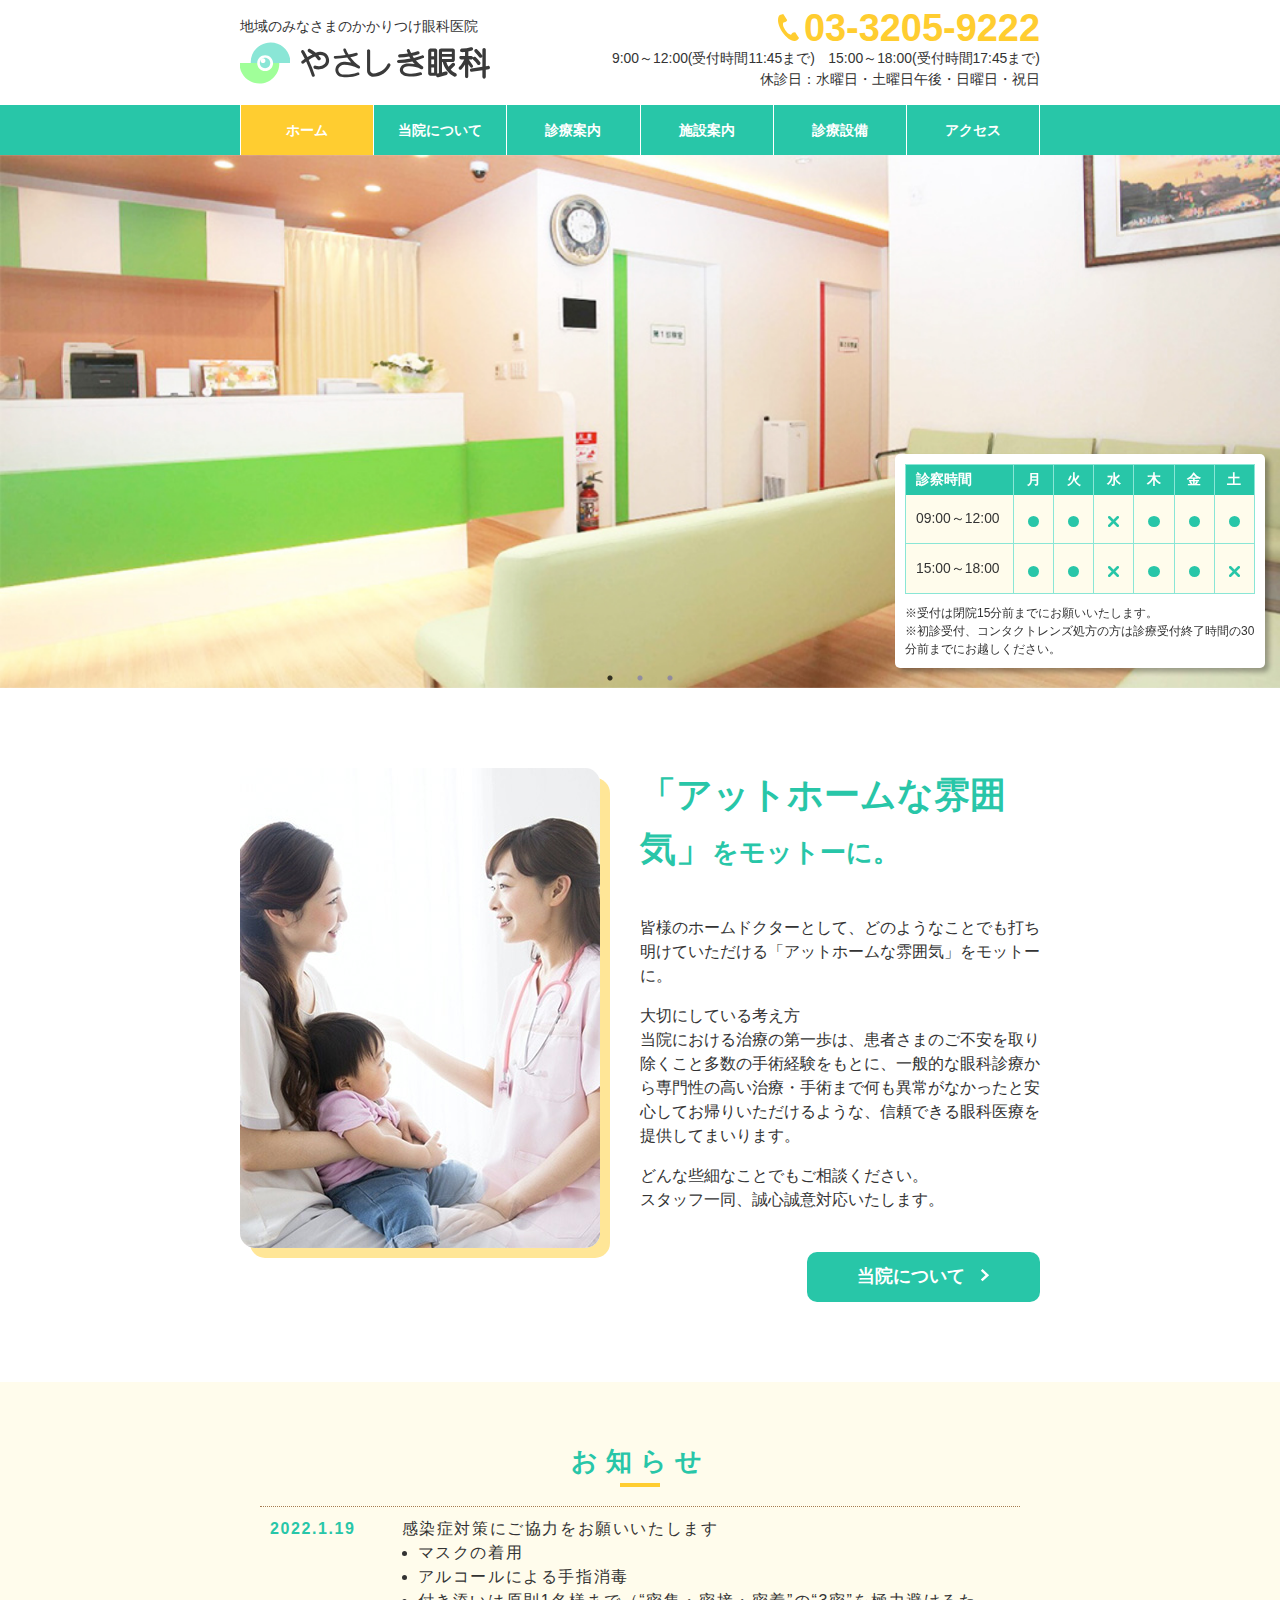
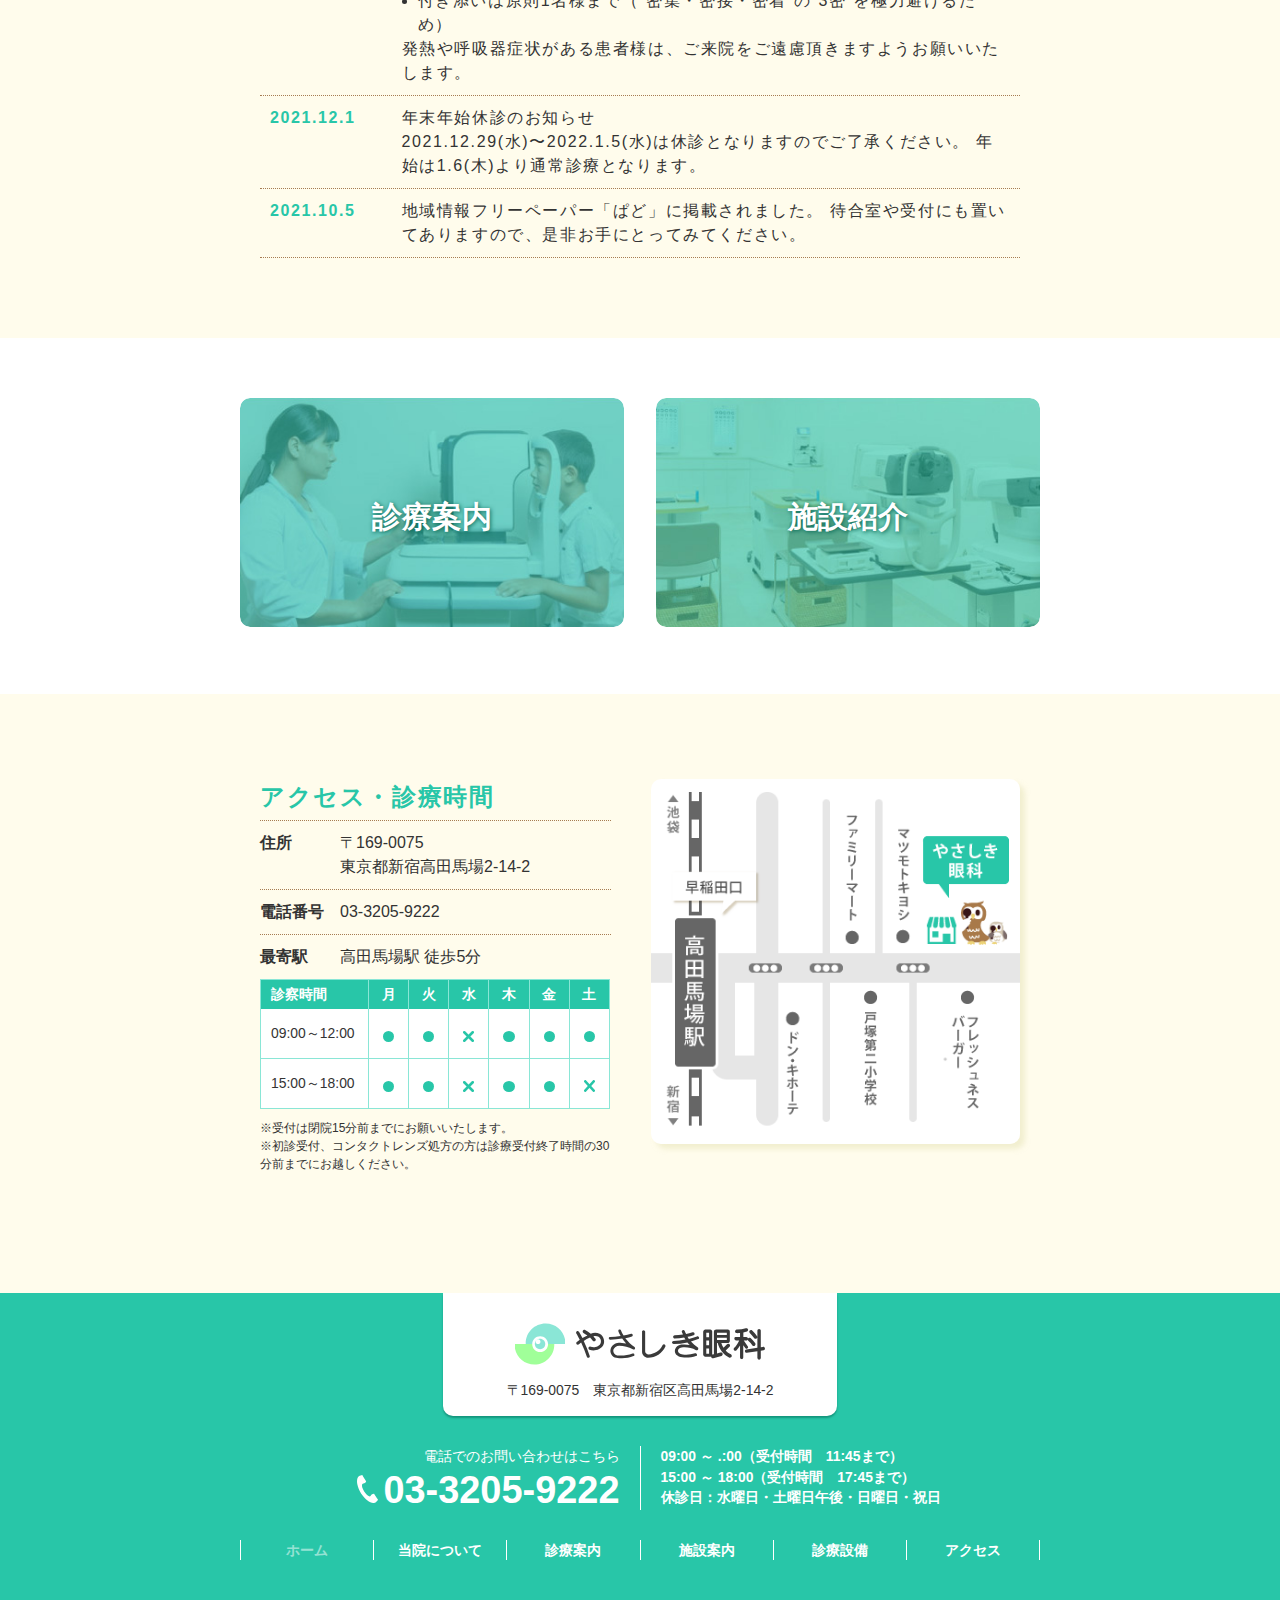
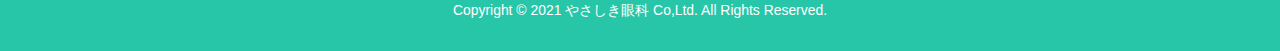
<file: index.html>
<!DOCTYPE html>
<html lang="ja" dir="ltr">

<head>
<meta charset="utf-8">
<meta name="viewport" content="width=device-width">
<meta http-equiv="X-UA-Compatible" content="IE=edge">
<meta name="description" content="やさしき眼科 地域のみなさまのかかりつけ眼科医院">
<meta name="format-detection" content="telephone=no">
<title>やさしき眼科 :: ホーム</title>
<link rel="icon" href="assets/images/favicon.ico">
<link rel="stylesheet" href="assets/css/reset.css">
<link rel="stylesheet" href="assets/js/slick/slick-theme.css">
<link rel="stylesheet" href="assets/js/slick/slick.css">
<link rel="stylesheet" href="assets/css/common.css">
<link rel="stylesheet" href="assets/css/top.css">
<script src="assets/js/jquery-3.6.0.min.js"></script>
<script type="text/javascript" src="assets/js/slick/slick.min.js"></script>
<script src="assets/js/script.js"></script>
</head>
	<body id="home">
	
		<header id="headerTop">
			<div class="inner">
				<div class="headerShopName">
					<h1>地域のみなさまのかかりつけ眼科医院</h1>
					<p class="logo"><a href="index.html"><img src="assets/images/logo.svg" alt="やさしき眼科ロゴ"></a></p>
				</div>
				<div class="headerTime clearfix">
					<ul>
						<li class="tel">03-3205-9222</li>
						<li>9:00～12:00(受付時間11:45まで)</li>
						<li>15:00～18:00(受付時間17:45まで)</li>
						<li>休診日：水曜日・土曜日午後・日曜日・祝日</li>
					</ul>
				</div>
			</div>

			<div class="hamburger-menu">
				<input type="checkbox" id="menu-btn-check" value="">
				<label for="menu-btn-check" class="menu-btn open"><span>MENU</span></label>
				<div class="menu-content">
					<nav>
						<ul class="inner">
							<li class="home"><a href="index.html">ホーム</a></li>
							<li class="about"><a href="about/index.html">当院について</a></li>
							<li class="medical"><a href="medical/index.html">診療案内</a></li>
							<li class="facility"><a href="facility/index.html">施設案内</a></li>
							<li class="machine"><a href="machine/index.html">診療設備</a></li>
							<li class="access"><a href="access/index.html">アクセス</a></li>
						</ul>
					</nav>
				</div>
			</div>
		</header>

		
		<div class="slider">
			<ul id="mainVisual">
				<li><img src="assets/images/mv1_pc.jpg" alt="test1" class="imageReplace"></li>
				<li><img src="assets/images/mv2_pc.jpg" alt="test2" class="imageReplace"></li>
				<li><img src="assets/images/mv3_pc.jpg" alt="test3" class="imageReplace"></li>
			</ul>
			<div class="inner">
				<div class="calendar">
					<table>
						<tr>
							<th>診察時間</th>
							<th>月</th>
							<th>火</th>
							<th>水</th>
							<th>木</th>
							<th>金</th>
							<th>土</th>
						</tr>
				
						<tr>
							<td> 09:00～12:00</td>
							<td><img src="assets/images/icon_open.svg" alt="診察"></td>
							<td><img src="assets/images/icon_open.svg" alt="診察"></td>
							<td><img src="assets/images/icon_close.svg" alt="休診"></td>
							<td><img src="assets/images/icon_open.svg" alt="診察"></td>
							<td><img src="assets/images/icon_open.svg" alt="診察"></td>
							<td><img src="assets/images/icon_open.svg" alt="診察"></td>
						</tr>
						<tr>
							<td>15:00～18:00</td>
							<td><img src="assets/images/icon_open.svg" alt="診察"></td>
							<td><img src="assets/images/icon_open.svg" alt="診察"></td>
							<td><img src="assets/images/icon_close.svg" alt="休診"></td>
							<td><img src="assets/images/icon_open.svg" alt="診察"></td>
							<td><img src="assets/images/icon_open.svg" alt="診察"></td>
							<td><img src="assets/images/icon_close.svg" alt="休診"></td>
						</tr>
					</table>
					<ul>
						<li>※受付は閉院15分前までにお願いいたします。</li>
						<li>※初診受付、コンタクトレンズ処方の方は診療受付終了時間の30分前までにお越しください。</li>
					</ul>
				</div>
			</div>
		</div>

		<main>
			<section class="doctorAbout">
				<div class="inner">
					<div class="aboutText">
						<h2><span>「アットホームな<br class="pcHidden">雰囲気」</span>をモットーに。</h2>
						<p>皆様のホームドクターとして、どのようなことでも打ち明けていただける「アットホームな雰囲気」をモットーに。</p>
						<p>大切にしている考え方<br>
							当院における治療の第一歩は、患者さまのご不安を取り除くこと多数の手術経験をもとに、一般的な眼科診療から専門性の高い治療・手術まで何も異常がなかったと安心してお帰りいただけるような、信頼できる眼科医療を提供してまいります。</p>
						<p>どんな些細なことでもご相談ください。<br>
							スタッフ一同、誠心誠意対応いたします。</p>
						<p class="button"><a href="about/index.html">当院について</a></p>
					</div>
					<p><img src="assets/images/top_about.jpg" alt="院長先生"></p>
				</div>
			</section>

			<section class="topics">
				<div class="inner">
					<h2>お知らせ</h2>
					<dl>
						<div>
							<dt>2022.1.19</dt>
							<dd>感染症対策にご協力をお願いいたします
								<ul>
									<li>マスクの着用</li>
									<li>アルコールによる手指消毒</li>
									<li>付き添いは原則1名様まで（&ldquo;密集・密接・密着&rdquo;の&ldquo;3密&rdquo;を極力避けるため）</li>
								</ul>
							 発熱や呼吸器症状がある患者様は、ご来院をご遠慮頂きますようお願いいたします。</dd>
						</div>
						<div>
							<dt>2021.12.1</dt>
							<dd>年末年始休診のお知らせ<br>
								2021.12.29(水)〜2022.1.5(水)は休診となりますのでご了承ください。
								年始は1.6(木)より通常診療となります。
							</dd>
						</div>
						<div>
							<dt>2021.10.5</dt>
							<dd>地域情報フリーペーパー「ぱど」に掲載されました。
								待合室や受付にも置いてありますので、是非お手にとってみてください。
							</dd>
						</div>
					</dl>
				</div>	
			</section>

			<div class="menu inner">
				<section class="medicalMenu">
					<div>
							<h2>診療案内</h2>
							<p><a href="medical/index.html"><img src="assets/images/top_medical.jpg" alt="診療案内"></a></p>
					</div>
				</section>
				<section class="facilityMenu">
					<div>
						<h2>施設紹介</h2>
						<p><a href="facility/index.html"><img src="assets/images/top_facility.jpg" alt="施設紹介"></a></p>
					</div>
				</section>
			</div>

			<section class="accessInfo">
				<div class="inner">
					<div class="address">
						<h2>アクセス・診療時間</h2>
						<dl>
							<div>
								<dt>住所</dt>
								<dd>〒169-0075<br>
										東京都新宿高田馬場2-14-2
								</dd>
							</div>
							<div>
								<dt>電話番号</dt>
								<dd>03-3205-9222</dd>
							</div>
							<div>
								<dt>最寄駅</dt>
								<dd>高田馬場駅 徒歩5分</dd>
							</div>
						</dl>

						<div class="calendar">
							<table>
								<tr>
									<th>診察時間</th>
									<th>月</th>
									<th>火</th>
									<th>水</th>
									<th>木</th>
									<th>金</th>
									<th>土</th>
								</tr>
						
								<tr>
									<td> 09:00～12:00</td>
									<td><img src="assets/images/icon_open.svg" alt="診察"></td>
									<td><img src="assets/images/icon_open.svg" alt="診察"></td>
									<td><img src="assets/images/icon_close.svg" alt="休診"></td>
									<td><img src="assets/images/icon_open.svg" alt="診察"></td>
									<td><img src="assets/images/icon_open.svg" alt="診察"></td>
									<td><img src="assets/images/icon_open.svg" alt="診察"></td>
								</tr>
								<tr>
									<td>15:00～18:00</td>
									<td><img src="assets/images/icon_open.svg" alt="診察"></td>
									<td><img src="assets/images/icon_open.svg" alt="診察"></td>
									<td><img src="assets/images/icon_close.svg" alt="休診"></td>
									<td><img src="assets/images/icon_open.svg" alt="診察"></td>
									<td><img src="assets/images/icon_open.svg" alt="診察"></td>
									<td><img src="assets/images/icon_close.svg" alt="休診"></td>
								</tr>
							</table>
							<ul>
								<li>※受付は閉院15分前までにお願いいたします。</li>
								<li>※初診受付、コンタクトレンズ処方の方は診療受付終了時間の30分前までにお越しください。</li>
							</ul>
						</div>
					</div>
					<p class="map"><img src="assets/images/map.png" alt="MAP"></p>
				</div>
			</section>
		</main>

		<a href="#headerTop" class="gotop" id="pageTop"><img src="assets/images/gotop.svg" alt="gotop"></a>

		<footer>
			<div class="inner">
				<div>
					<div class="footerLogo"> 
						<p class="logo"><img src="assets/images/logo.svg" alt="やさしき眼科ロゴ"></p>
						<p>〒169-0075　東京都新宿区高田馬場2-14-2</p>
					</div>
				</div>
				<div class="contact">
					<div>
						<p>電話でのお問い合わせはこちら</p>
						<p class="tel">03-3205-9222</p>
					</div>
					
					<ul>
						<li>09:00 ～ .:00（受付時間　11:45まで）</li>
						<li>15:00 ～ 18:00（受付時間　17:45まで）</li>
						<li>休診日：水曜日・土曜日午後・日曜日・祝日</li>
					</ul>
				</div>
				<ul class="footerNav">
					<li class="home"><a href="index.html">ホーム</a></li>
					<li class="about"><a href="about/index.html">当院について</a></li>
					<li class="medical"><a href="medical/index.html">診療案内</a></li>
					<li class="facility"><a href="facility/index.html">施設案内</a></li>
					<li class="machine"><a href="machine/index.html">診療設備</a></li>
					<li class="access"><a href="access/index.html">アクセス</a></li>
				</ul>
				<p><small>Copyright &copy; 2021 やさしき眼科 Co,Ltd. All Rights Reserved.</small></p>
			</div>
		</footer>
	</body>
</html>
</file>
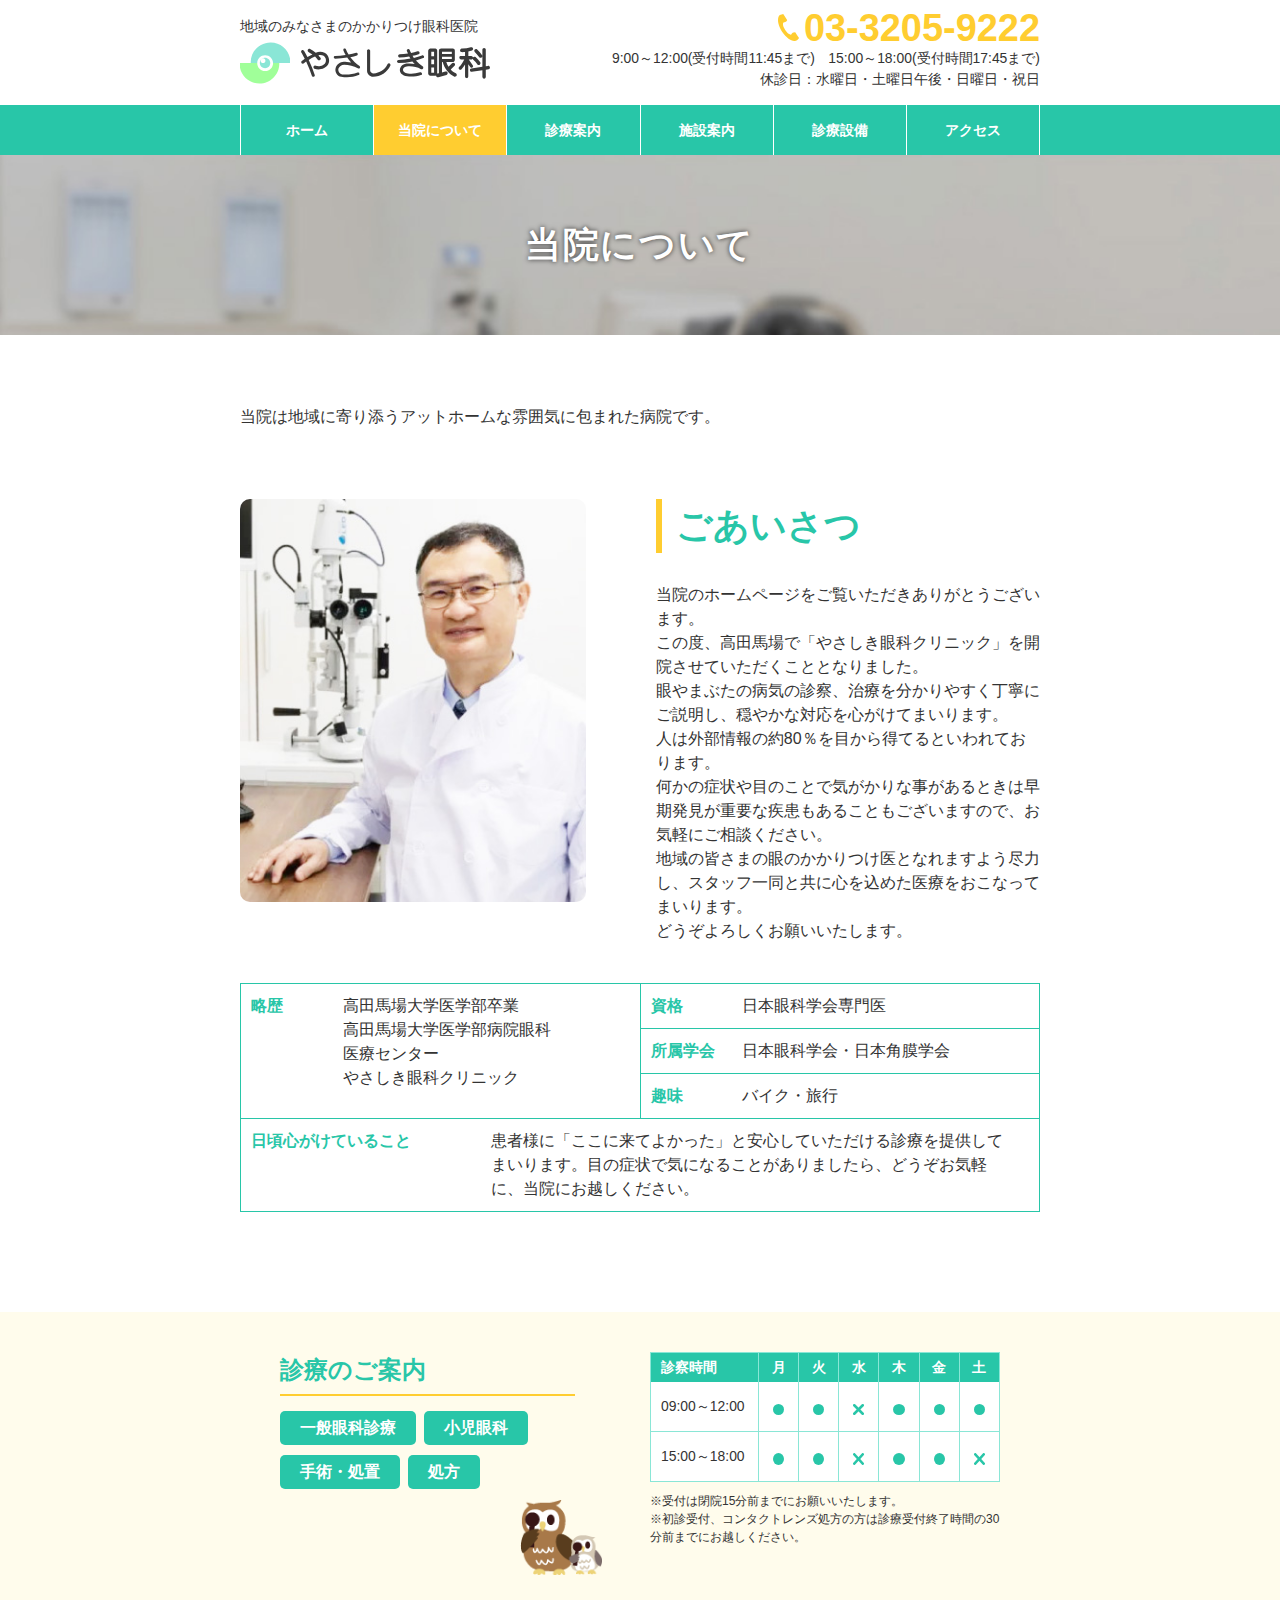
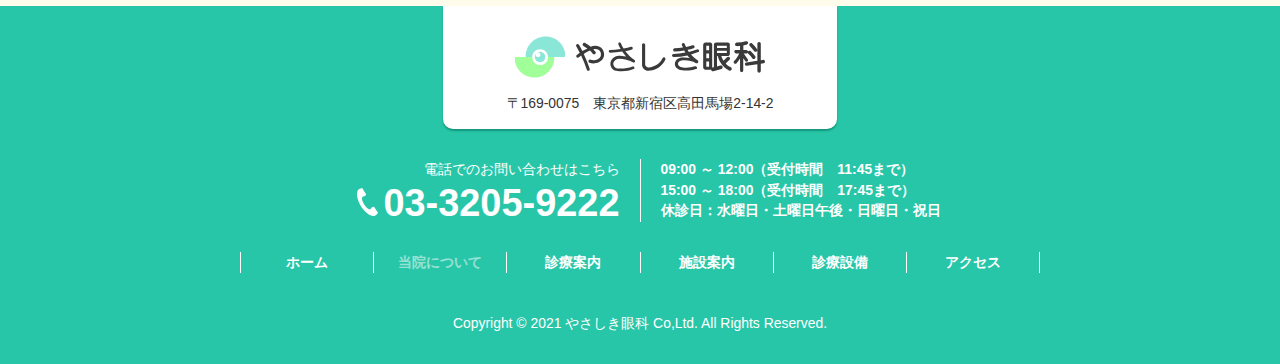
<file: about/index.html>
<!DOCTYPE html>
<html lang="ja" dir="ltr">

<head>
<meta charset="utf-8">
<meta name="viewport" content="width=device-width">
<meta http-equiv="X-UA-Compatible" content="IE=edge">
<meta name="description" content="やさしき眼科 地域のみなさまのかかりつけ眼科医院">
<meta name="format-detection" content="telephone=no">
<title>当院について :: やさしき眼科</title>
<link rel="icon" href="../assets/images/favicon.ico">
<link rel="stylesheet" href="../assets/css/reset.css">
<link rel="stylesheet" href="../assets/css/common.css">
<link rel="stylesheet" href="../assets/css/about.css">
<script src="../assets/js/jquery-3.6.0.min.js"></script>
<script src="../assets/js/script.js"></script>
</head>
	<body id="about">
	
		<header id="headerTop">
    	<div class="inner">
				<div class="headerShopName">
						<h1>地域のみなさまのかかりつけ眼科医院</h1>
						<p class="logo"><a href="../index.html"><img src="../assets/images/logo.svg" alt="やさしき眼科ロゴ"></a></p>
				</div>
				<div class="headerTime clearfix">
					<ul>
						<li class="tel">03-3205-9222</li>
						<li>9:00～12:00(受付時間11:45まで)</li>
						<li>15:00～18:00(受付時間17:45まで)</li>  
						<li>休診日：水曜日・土曜日午後・日曜日・祝日</li>
					</ul>
				</div>
			</div>

			<div class="hamburger-menu">
				<input type="checkbox" id="menu-btn-check">
				<label for="menu-btn-check" class="menu-btn open"><span>MENU</span></label>
				<div class="menu-content">		
					<nav>
						<ul class="inner">
							<li class="home"><a href="../index.html">ホーム</a></li>
							<li class="about"><a href="../about/index.html">当院について</a></li>
							<li class="medical"><a href="../medical/index.html">診療案内</a></li>
							<li class="facility"><a href="../facility/index.html">施設案内</a></li>
							<li class="machine"><a href="../machine/index.html">診療設備</a></li>
							<li class="access"><a href="../access/index.html">アクセス</a></li>
						</ul>
					</nav>
				</div>
			</div>
		</header>

		<main>
			<section class="introduction">
				<div class="caption imageReplace">
					<h2>当院について</h2>
				</div>
				<div class="inner">
					<p>当院は地域に寄り添うアットホームな雰囲気に包まれた病院です。</p>
					<div class="greet">
						<p><img src="../assets/images/about_doctor.jpg" alt="ごあいさつ"></p>
						<div>
							<h3>ごあいさつ</h3>
							<p>当院のホームページをご覧いただきありがとうございます。<br>
								この度、高田馬場で「やさしき眼科クリニック」を開院させていただくこととなりました。<br>
								眼やまぶたの病気の診察、治療を分かりやすく丁寧にご説明し、穏やかな対応を心がけてまいります。<br>
								人は外部情報の約80％を目から得てるといわれております。<br>
								何かの症状や目のことで気がかりな事があるときは早期発見が重要な疾患もあることもございますので、お気軽にご相談ください。<br>
								地域の皆さまの眼のかかりつけ医となれますよう尽力し、スタッフ一同と共に心を込めた医療をおこなってまいります。<br>
								どうぞよろしくお願いいたします。</p>
						</div>
					</div>
					<div class="profile">
						<dl>
							<dt>略歴</dt>
							<dd>高田馬場大学医学部卒業<br>
								高田馬場大学医学部病院眼科<br>
								医療センター<br>
								やさしき眼科クリニック</dd>
						</dl>
						<div>
							<dl>
								<dt>資格</dt>
								<dd>日本眼科学会専門医</dd>
							</dl>
							<dl>
								<dt>所属学会</dt>
								<dd>日本眼科学会・日本角膜学会</dd>
							</dl>
							<dl>
								<dt>趣味</dt>
								<dd>バイク・旅行</dd>
							</dl>
						</div>
					</div>
					<dl>
						<dt>日頃心がけていること</dt>
						<dd>患者様に「ここに来てよかった」と安心していただける診療を提供してまいります。目の症状で気になることがありましたら、どうぞお気軽に、当院にお越しください。</dd>
					</dl>
				</div><!-- /.inner -->
			</section>



			<section class="info">
				<div class="inner">
					<div class="infoMenu">
						<h2>診療のご案内</h2>
						<div>
							<p><a href="../medical/index.html#medical1">一般眼科診療</a></p>
							<p><a href="../medical/index.html#medical2">小児眼科</a></p>
							<p><a href="../medical/index.html#medical3">手術・処置</a></p>
							<p><a href="../medical/index.html#medical4">処方</a></p>
							<p class="character"><img src="../assets/images/character.png" alt="梟のマスコットキャラクター"></p>
						</div>
					</div>
					<div class="calendar">
						<table>
							<tr>
								<th>診察時間</th>
								<th>月</th>
								<th>火</th>
								<th>水</th>
								<th>木</th>
								<th>金</th>
								<th>土</th>
							</tr>
					
							<tr>
								<td> 09:00～12:00</td>
								<td><img src="../assets/images/icon_open.svg" alt="診察"></td>
								<td><img src="../assets/images/icon_open.svg" alt="診察"></td>
								<td><img src="../assets/images/icon_close.svg" alt="休診"></td>
								<td><img src="../assets/images/icon_open.svg" alt="診察"></td>
								<td><img src="../assets/images/icon_open.svg" alt="診察"></td>
								<td><img src="../assets/images/icon_open.svg" alt="診察"></td>
							</tr>
							<tr>
								<td>15:00～18:00</td>
								<td><img src="../assets/images/icon_open.svg" alt="診察"></td>
								<td><img src="../assets/images/icon_open.svg" alt="診察"></td>
								<td><img src="../assets/images/icon_close.svg" alt="休診"></td>
								<td><img src="../assets/images/icon_open.svg" alt="診察"></td>
								<td><img src="../assets/images/icon_open.svg" alt="診察"></td>
								<td><img src="../assets/images/icon_close.svg" alt="休診"></td>
							</tr>
						</table>
						<ul>
							<li>※受付は閉院15分前までにお願いいたします。</li>
							<li>※初診受付、コンタクトレンズ処方の方は診療受付終了時間の30分前までにお越しください。</li>
						</ul>
					</div><!-- /.calendar -->
				</div><!-- /.inner -->
			</section>
		</main>

		<a href="#headerTop" class="gotop" id="pageTop"><img src="../assets/images/gotop.svg" alt="gotop"></a>

		<footer>
			<div class="inner">
				<div>
					<div class="footerLogo"> 
						<p class="logo"><img src="../assets/images/logo.svg" alt="やさしき眼科ロゴ"></p>
						<p>〒169-0075　東京都新宿区高田馬場2-14-2</p>
					</div>
				</div>
				<div class="contact">
					<div>
						<p>電話でのお問い合わせはこちら</p>
						<p class="tel">03-3205-9222</p>
					</div>
					
					<ul>
						<li>09:00 ～ 12:00（受付時間　11:45まで）</li>
						<li>15:00 ～ 18:00（受付時間　17:45まで）</li>
						<li>休診日：水曜日・土曜日午後・日曜日・祝日</li>
					</ul>
				</div>
				<ul class="footerNav">
					<li class="home"><a href="../index.html">ホーム</a></li>
					<li class="about"><a href="../about/index.html">当院について</a></li>
					<li class="medical"><a href="../medical/index.html">診療案内</a></li>
					<li class="facility"><a href="../facility/index.html">施設案内</a></li>
					<li class="machine"><a href="../machine/index.html">診療設備</a></li>
					<li class="access"><a href="../access/index.html">アクセス</a></li>
				</ul>
				<p><small>Copyright &copy; 2021 やさしき眼科 Co,Ltd. All Rights Reserved.</small></p>
			</div>
		</footer>
	</body>
</html>
</file>
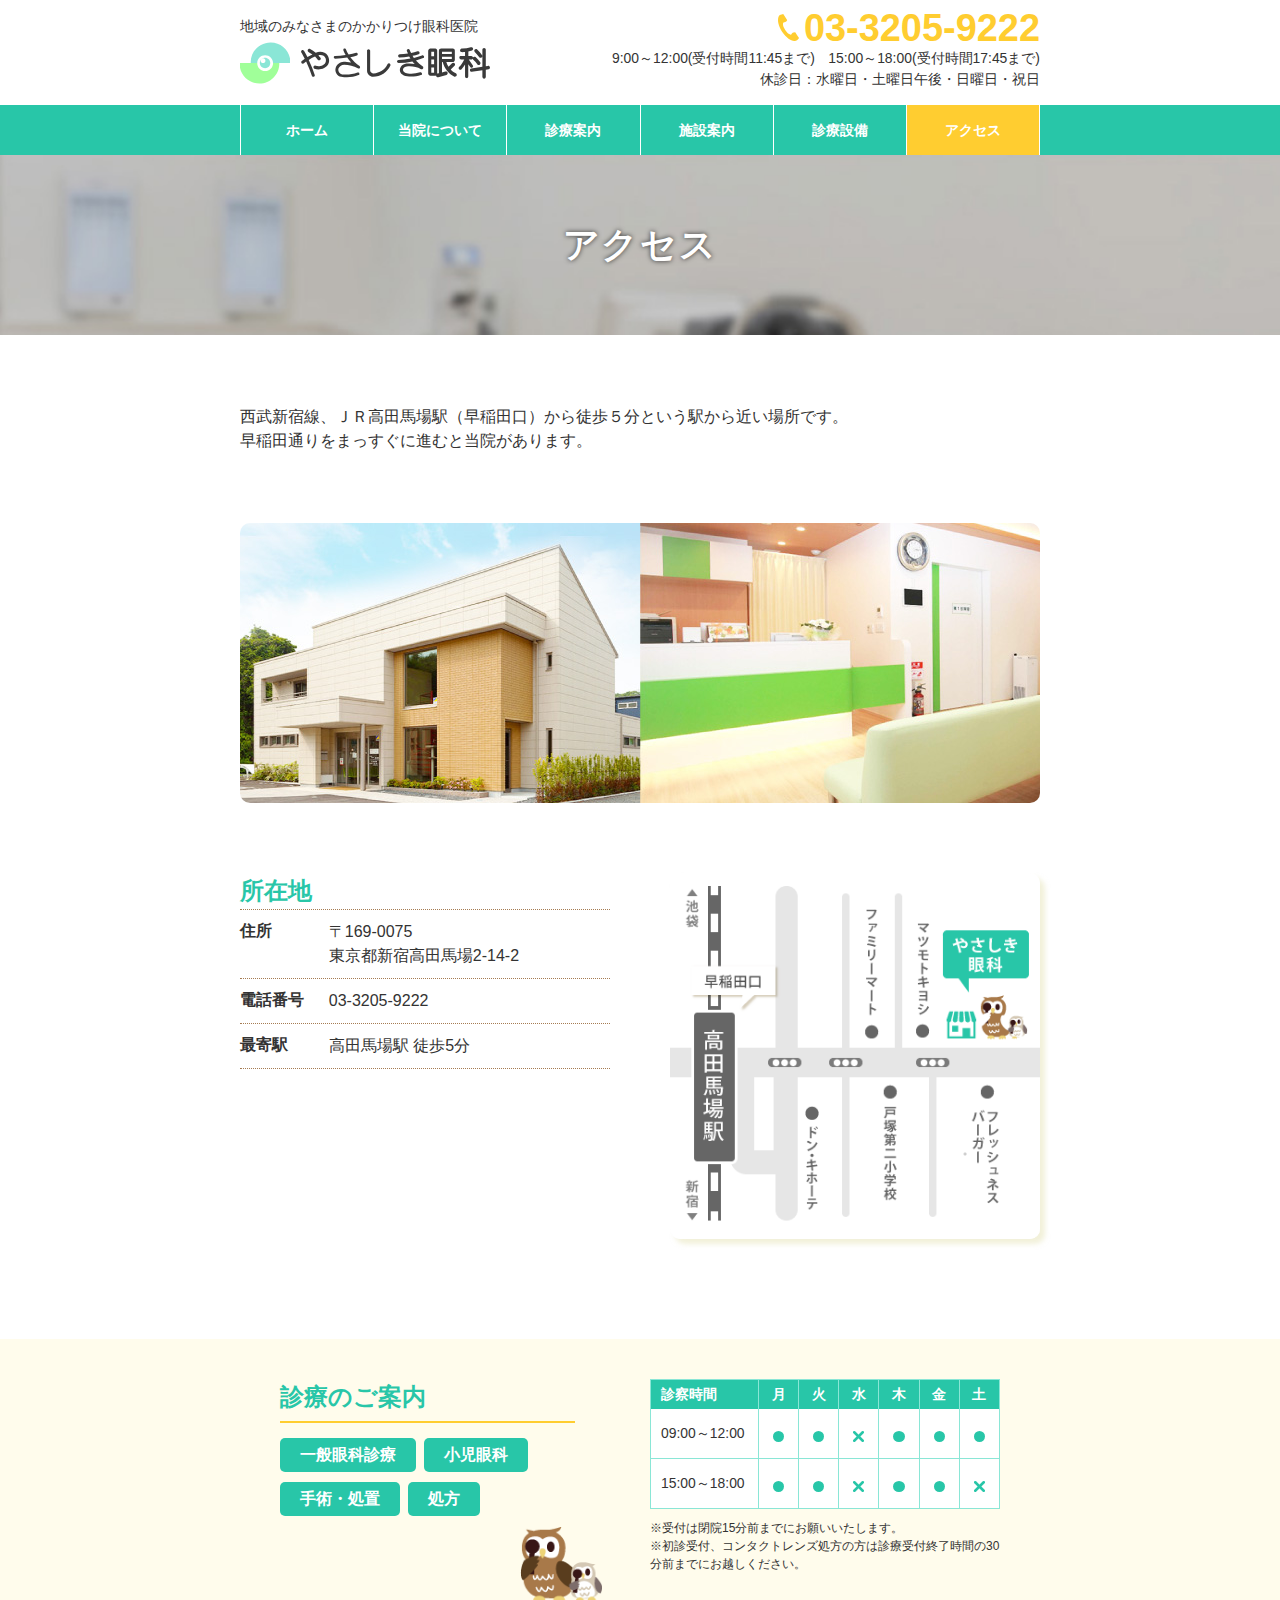
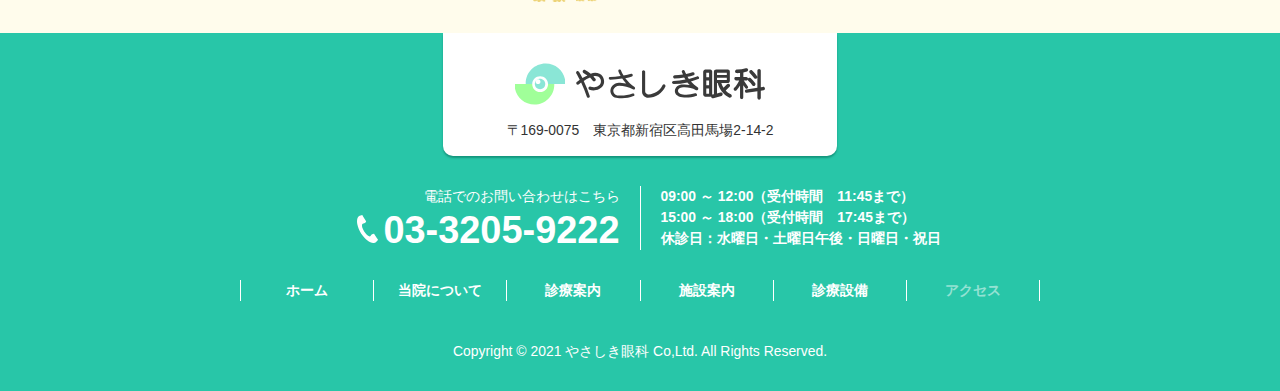
<file: access/index.html>
<!DOCTYPE html>
<html lang="ja" dir="ltr">

<head>
<meta charset="utf-8">
<meta name="viewport" content="width=device-width">
<meta http-equiv="X-UA-Compatible" content="IE=edge">
<meta name="description" content="やさしき眼科 地域のみなさまのかかりつけ眼科医院">
<meta name="format-detection" content="telephone=no">
<title>アクセス :: やさしき眼科</title>
<link rel="icon" href="../assets/images/favicon.ico">
<link rel="stylesheet" href="../assets/css/reset.css">
<link rel="stylesheet" href="../assets/js/slick/slick-theme.css">
<link rel="stylesheet" href="../assets/js/slick/slick.css">
<link rel="stylesheet" href="../assets/css/common.css">
<link rel="stylesheet" href="../assets/css/access.css">
<script src="../assets/js/jquery-3.6.0.min.js"></script>
<script src="../assets/js/slick/slick.min.js"></script>
<script src="../assets/js/script.js"></script>
</head>
	<body id="access">
	
		<header id="headerTop">
            <div class="inner">
                <div class="headerShopName">
                    <h1>地域のみなさまのかかりつけ眼科医院</h1>
                    <p class="logo"><a href="../index.html"><img src="../assets/images/logo.svg" alt="やさしき眼科ロゴ"></a></p>
                </div>
                <div class="headerTime clearfix">
                  <ul>
					<li class="tel">03-3205-9222</li>
					<li>9:00～12:00(受付時間11:45まで)</li>
                     <li>15:00～18:00(受付時間17:45まで)</li>
                     <li>休診日：水曜日・土曜日午後・日曜日・祝日</li>
                   </ul>
                </div>
            </div>

            <div class="hamburger-menu">
                <input type="checkbox" id="menu-btn-check" value="">
                <label for="menu-btn-check" class="menu-btn open"><span>MENU</span></label>
                <div class="menu-content">

                    
                    <nav>
                        <ul class="inner">
													<li class="home"><a href="../index.html">ホーム</a></li>
													<li class="about"><a href="../about/index.html">当院について</a></li>
													<li class="medical"><a href="../medical/index.html">診療案内</a></li>
													<li class="facility"><a href="../facility/index.html">施設案内</a></li>
													<li class="machine"><a href="../machine/index.html">診療設備</a></li>
													<li class="access"><a href="../access/index.html">アクセス</a></li>
                        </ul>
                    </nav>
                </div>
            </div>
		</header>

		<main>
			<section>
			<div class="caption">
				<h2>アクセス</h2>
			</div>
			<div class="addressPage">
				<div class="inner">
					<p>西武新宿線、ＪＲ高田馬場駅（早稲田口）から徒歩５分という駅から近い場所です。<br>早稲田通りをまっすぐに進むと当院があります。</p>
					<p><img src="../assets/images/access_pc.jpg" alt="外観の写真" class="imageReplace"></p>
					<div class="accessMap">
						<div>
							<h2>所在地</h2>
							<dl>
								<div>
									<dt>住所</dt>
									<dd>〒169-0075<br>
										東京都新宿高田馬場2-14-2</dd>
								</div>
									<div>
									<dt>電話番号</dt>
									<dd>03-3205-9222</dd>
								</div>
								<div>
									<dt>最寄駅</dt>
									<dd>高田馬場駅 徒歩5分</dd>
								</div>
							</dl>
						</div>
						<p><img src="../assets/images/map.png" alt="MAP"></p>
					</div>
				</div>	
			</section>



			<section class="info">
				<div class="inner">
					<div class="infoMenu">
						<h2>診療のご案内</h2>
						<div>
							<p><a href="../medical/index.html#medical1">一般眼科診療</a></p>
							<p><a href="../medical/index.html#medical2">小児眼科</a></p>
							<p><a href="../medical/index.html#medical3">手術・処置</a></p>
							<p><a href="../medical/index.html#medical4">処方</a></p>
							<p class="character"><img src="../assets/images/character.png" alt="梟のマスコットキャラクター"></p>
						</div>
					</div>
					<div class="calendar">
						<table>
							<tr>
								<th>診察時間</th>
								<th>月</th>
								<th>火</th>
								<th>水</th>
								<th>木</th>
								<th>金</th>
								<th>土</th>
							</tr>
					
							<tr>
								<td> 09:00～12:00</td>
								<td><img src="../assets/images/icon_open.svg" alt="診察"></td>
								<td><img src="../assets/images/icon_open.svg" alt="診察"></td>
								<td><img src="../assets/images/icon_close.svg" alt="休診"></td>
								<td><img src="../assets/images/icon_open.svg" alt="診察"></td>
								<td><img src="../assets/images/icon_open.svg" alt="診察"></td>
								<td><img src="../assets/images/icon_open.svg" alt="診察"></td>
							</tr>
							<tr>
								<td>15:00～18:00</td>
								<td><img src="../assets/images/icon_open.svg" alt="診察"></td>
								<td><img src="../assets/images/icon_open.svg" alt="診察"></td>
								<td><img src="../assets/images/icon_close.svg" alt="休診"></td>
								<td><img src="../assets/images/icon_open.svg" alt="診察"></td>
								<td><img src="../assets/images/icon_open.svg" alt="診察"></td>
								<td><img src="../assets/images/icon_close.svg" alt="休診"></td>
							</tr>
						</table>
						<ul>
							<li>※受付は閉院15分前までにお願いいたします。</li>
							<li>※初診受付、コンタクトレンズ処方の方は診療受付終了時間の30分前までにお越しください。</li>
						</ul>
					</div><!-- /.calendar -->
				</div><!-- /.inner -->
			</section>
		</main>

		<a href="#headerTop" class="gotop" id="pageTop"><img src="../assets/images/gotop.svg" alt="gotop"></a>

		<footer>
			<div class="inner">
				<div>
					<div class="footerLogo"> 
						<p class="logo"><img src="../assets/images/logo.svg" alt="やさしき眼科ロゴ"></p>
						<p>〒169-0075　東京都新宿区高田馬場2-14-2</p>
					</div>
				</div>
				<div class="contact">
					<div>
						<p>電話でのお問い合わせはこちら</p>
						<p class="tel">03-3205-9222</p>
					</div>
					
					<ul>
						<li>09:00 ～ 12:00（受付時間　11:45まで）</li>
						<li>15:00 ～ 18:00（受付時間　17:45まで）</li>
						<li>休診日：水曜日・土曜日午後・日曜日・祝日</li>
					</ul>
				</div>
				<ul class="footerNav">
					<li class="home"><a href="../index.html">ホーム</a></li>
					<li class="about"><a href="../about/index.html">当院について</a></li>
					<li class="medical"><a href="../medical/index.html">診療案内</a></li>
					<li class="facility"><a href="../facility/index.html">施設案内</a></li>
					<li class="machine"><a href="../machine/index.html">診療設備</a></li>
					<li class="access"><a href="../access/index.html">アクセス</a></li>
				</ul>
				<p><small>Copyright &copy; 2021 やさしき眼科 Co,Ltd. All Rights Reserved.</small></p>
			</div>
		</footer>
	</body>
</html>
</file>
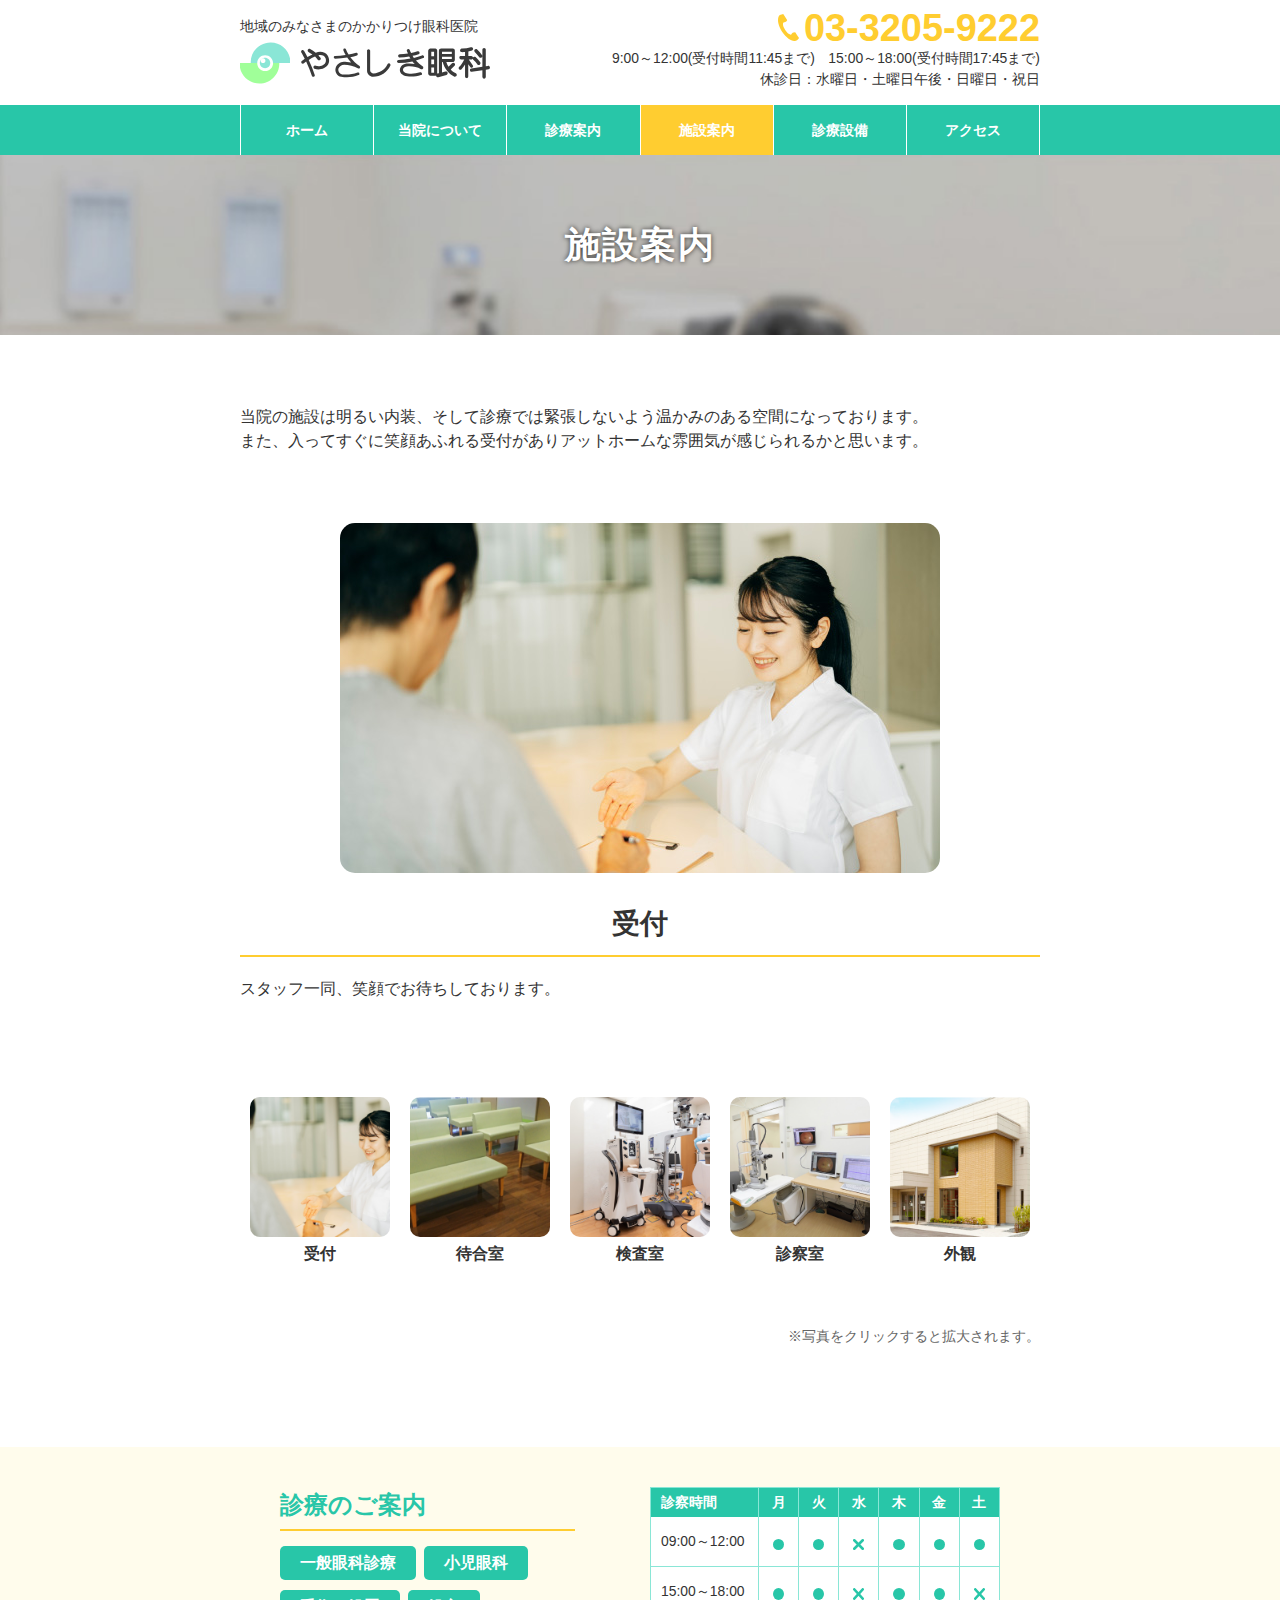
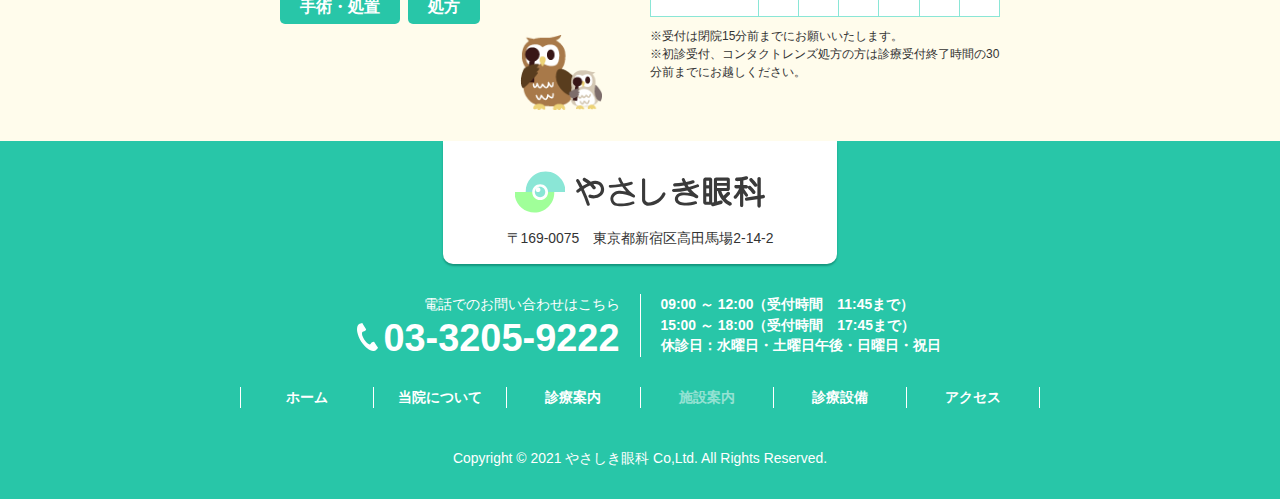
<file: facility/index.html>
<!DOCTYPE html>
<html lang="ja" dir="ltr">

<head>
<meta charset="utf-8">
<meta name="viewport" content="width=device-width">
<meta http-equiv="X-UA-Compatible" content="IE=edge">
<meta name="description" content="やさしき眼科 地域のみなさまのかかりつけ眼科医院">
<meta name="format-detection" content="telephone=no">
<title>施設案内 :: やさしき眼科</title>
<link rel="icon" href="../assets/images/favicon.ico">
<link rel="stylesheet" href="../assets/css/reset.css">
<link rel="stylesheet" href="../assets/css/common.css">
<link rel="stylesheet" href="../assets/css/facility.css">
<script src="../assets/js/jquery-3.6.0.min.js"></script>
<script src="../assets/js/script.js"></script>
</head>
	<body id="facility">
	
		<header id="headerTop">
            <div class="inner">
                <div class="headerShopName">
                    <h1>地域のみなさまのかかりつけ眼科医院</h1>
                    <p class="logo"><a href="../index.html"><img src="../assets/images/logo.svg" alt="やさしき眼科ロゴ"></a></p>
                </div>
                <div class="headerTime clearfix">
                  <ul>
					<li class="tel">03-3205-9222</li>
					<li>9:00～12:00(受付時間11:45まで)</li>
                     <li>15:00～18:00(受付時間17:45まで)</li>
                     <li>休診日：水曜日・土曜日午後・日曜日・祝日</li>
                   </ul>
                </div>
            </div>

            <div class="hamburger-menu">
                <input type="checkbox" id="menu-btn-check" value="">
                <label for="menu-btn-check" class="menu-btn open"><span>MENU</span></label>
                <div class="menu-content">

                    
                    <nav>
                        <ul class="inner">
													<li class="home"><a href="../index.html">ホーム</a></li>
													<li class="about"><a href="../about/index.html">当院について</a></li>
													<li class="medical"><a href="../medical/index.html">診療案内</a></li>
													<li class="facility"><a href="../facility/index.html">施設案内</a></li>
													<li class="machine"><a href="../machine/index.html">診療設備</a></li>
													<li class="access"><a href="../access/index.html">アクセス</a></li>
                        </ul>
                    </nav>
                </div>
            </div>
		</header>

<main>
	<section>
		<div class="caption">
			<h2>施設案内</h2>
		</div>
		<div class="inner">
			<div class="infoarea">
				<p>当院の施設は明るい内装、そして診療では緊張しないよう温かみのある空間になっております。<br>
				また、入ってすぐに笑顔あふれる受付がありアットホームな雰囲気が感じられるかと思います。</p>
				<div id="contents">
					<div id="tab1">
						<p><img src="../assets/images/facility1.jpg" alt="受付"></p>
						<p class="i_line">受付</p>
						<p class="i_line2">スタッフ一同、笑顔でお待ちしております。</p>
					</div>
					<div id="tab2">
						<p><img src="../assets/images/facility2.jpg" alt="待合室"></p>
						<p class="i_line">待合室</p>
						<p class="i_line2">明るい雰囲気の待合室にて、ゆったりくつろいでお待ちいただけます。一緒にお連れのお子様も遊びながら待てるように、子ども待合室にはおもちゃもご用意しております。</p>
					</div>
					<div id="tab3">
						<p><img src="../assets/images/facility3.jpg" alt="検査室"></p>
						<p class="i_line">検査室</p>
						<p class="i_line2">最新式の検査機器を取りそろえました。</p>
					</div>
					<div id="tab4">
						<p><img src="../assets/images/facility4.jpg" alt="診察室"></p>
						<p class="i_line">診察室</p>
						<p class="i_line2">患者様のプライバシーを確保した空間にて丁寧で分かりやすい説明を心がけております。</p>
					</div>
					<div id="tab5">
						<p><img src="../assets/images/facility5.jpg" alt="外観"></p>
						<p class="i_line">外観</p>
						<p class="i_line2">診療前の患者様の不安を少しでも和らげられる様に務めると同時に、バリアフリー設計にて<br>出来る限り段差を少なくし、ベビーカーや車椅子でおこしの患者様への配慮を致しております。</p>
					</div>
				</div><!-- /#contents -->
				<ul class="resize">
					<li>
						<a href="#tab1" class="current"><img src="../assets/images/facility1.jpg" alt="受付"></a>
						<p>受付</p>
					</li>
					<li>
						<a href="#tab2"><img src="../assets/images/facility2.jpg" alt="待合室"></a>
						<p>待合室</p>
					</li>
					<li>
						<a href="#tab3"><img src="../assets/images/facility3.jpg" alt="検査室"></a>
						<p>検査室</p>
					</li>
					<li>
						<a href="#tab4"><img src="../assets/images/facility4.jpg" alt="診察室"></a>
						<p>診察室</p>
					</li>
					<li>
						<a href="#tab5"><img src="../assets/images/facility5.jpg" alt="外観"></a>
						<p>外観</p>
					</li>
				</ul>
				<p>※写真をクリックすると拡大されます。</p>
			</div><!-- /.infoarea -->
		</div><!-- /.inner -->
	</section>

	<section class="info">
		<div class="inner">
			<div class="infoMenu">
				<h2>診療のご案内</h2>
				<div>
					<p><a href="../medical/index.html#medical1">一般眼科診療</a></p>
					<p><a href="../medical/index.html#medical2">小児眼科</a></p>
					<p><a href="../medical/index.html#medical3">手術・処置</a></p>
					<p><a href="../medical/index.html#medical4">処方</a></p>
					<p class="character"><img src="../assets/images/character.png" alt="梟のマスコットキャラクター"></p>
				</div>
			</div>
			<div class="calendar">
				<table>
					<tr>
						<th>診察時間</th>
						<th>月</th>
						<th>火</th>
						<th>水</th>
						<th>木</th>
						<th>金</th>
						<th>土</th>
					</tr>
			
					<tr>
						<td> 09:00～12:00</td>
						<td><img src="../assets/images/icon_open.svg" alt="診察"></td>
						<td><img src="../assets/images/icon_open.svg" alt="診察"></td>
						<td><img src="../assets/images/icon_close.svg" alt="休診"></td>
						<td><img src="../assets/images/icon_open.svg" alt="診察"></td>
						<td><img src="../assets/images/icon_open.svg" alt="診察"></td>
						<td><img src="../assets/images/icon_open.svg" alt="診察"></td>
					</tr>
					<tr>
						<td>15:00～18:00</td>
						<td><img src="../assets/images/icon_open.svg" alt="診察"></td>
						<td><img src="../assets/images/icon_open.svg" alt="診察"></td>
						<td><img src="../assets/images/icon_close.svg" alt="休診"></td>
						<td><img src="../assets/images/icon_open.svg" alt="診察"></td>
						<td><img src="../assets/images/icon_open.svg" alt="診察"></td>
						<td><img src="../assets/images/icon_close.svg" alt="休診"></td>
					</tr>
				</table>
				<ul>
					<li>※受付は閉院15分前までにお願いいたします。</li>
					<li>※初診受付、コンタクトレンズ処方の方は診療受付終了時間の30分前までにお越しください。</li>
				</ul>
			</div><!-- /.calendar -->
		</div><!-- /.inner -->
	</section>




</main>

		<a href="#headerTop" class="gotop" id="pageTop"><img src="../assets/images/gotop.svg" alt="gotop"></a>

		<footer>
			<div class="inner">
				<div>
					<div class="footerLogo"> 
						<p class="logo"><img src="../assets/images/logo.svg" alt="やさしき眼科ロゴ"></p>
						<p>〒169-0075　東京都新宿区高田馬場2-14-2</p>
					</div>
				</div>
				<div class="contact">
					<div>
						<p>電話でのお問い合わせはこちら</p>
						<p class="tel">03-3205-9222</p>
					</div>
					
					<ul>
						<li>09:00 ～ 12:00（受付時間　11:45まで）</li>
						<li>15:00 ～ 18:00（受付時間　17:45まで）</li>
						<li>休診日：水曜日・土曜日午後・日曜日・祝日</li>
					</ul>
				</div>
				<ul class="footerNav">
					<li class="home"><a href="../index.html">ホーム</a></li>
					<li class="about"><a href="../about/index.html">当院について</a></li>
					<li class="medical"><a href="../medical/index.html">診療案内</a></li>
					<li class="facility"><a href="../facility/index.html">施設案内</a></li>
					<li class="machine"><a href="../machine/index.html">診療設備</a></li>
					<li class="access"><a href="../access/index.html">アクセス</a></li>
				</ul>
				<p><small>Copyright &copy; 2021 やさしき眼科 Co,Ltd. All Rights Reserved.</small></p>
			</div>
		</footer>
	</body>
</html>
</file>
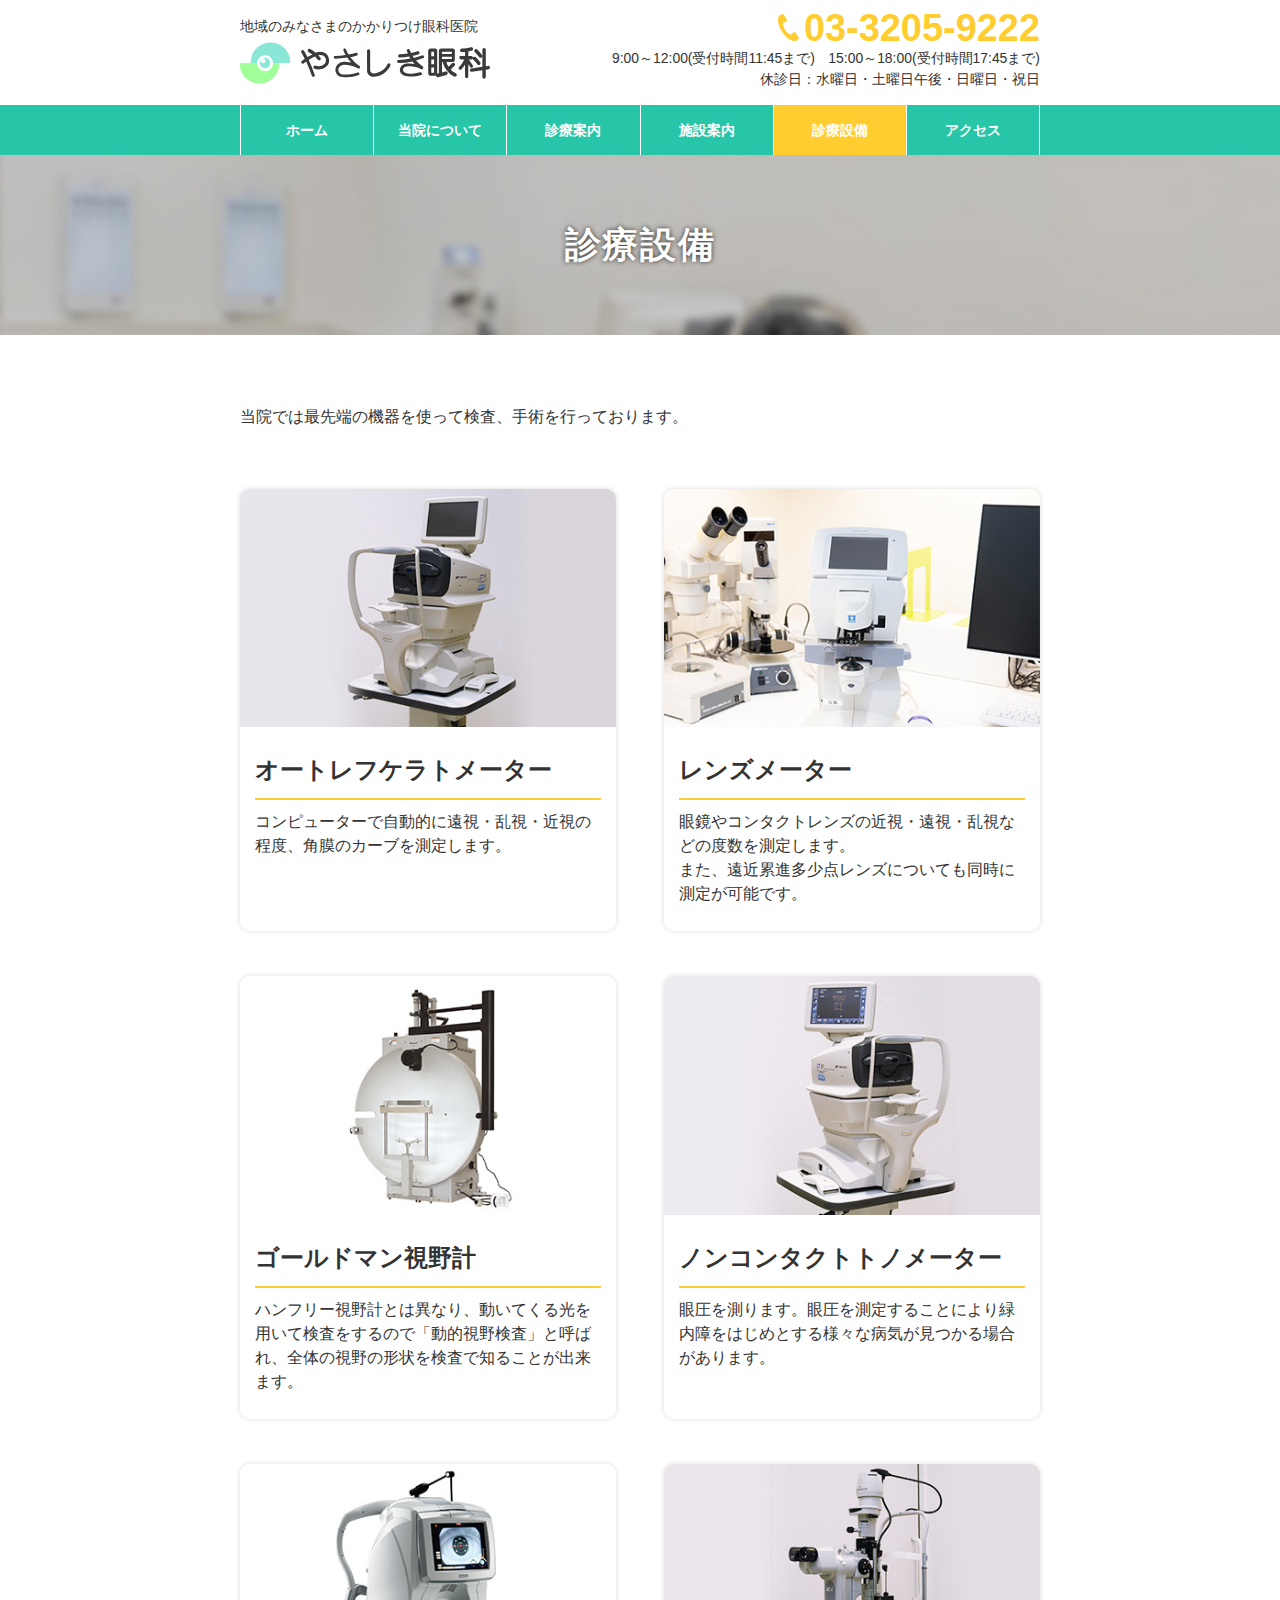
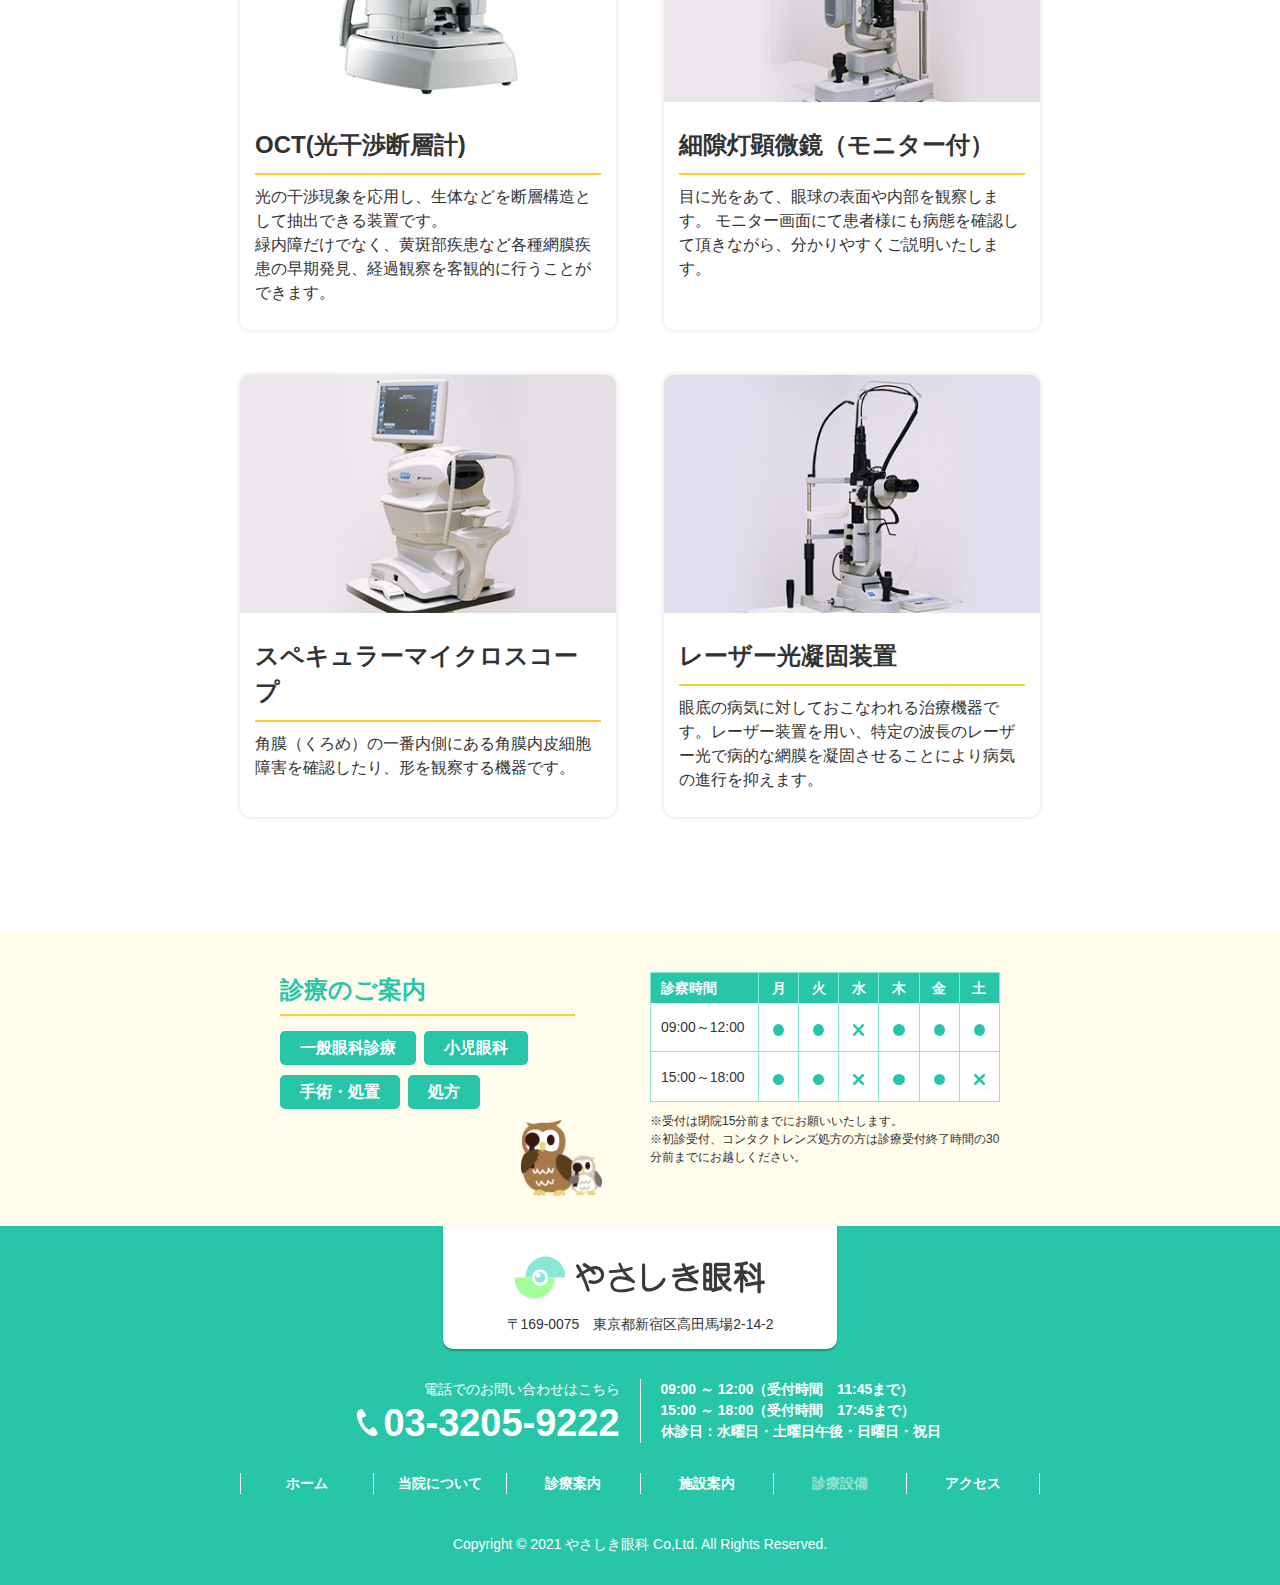
<file: machine/index.html>
<!DOCTYPE html>
<html lang="ja" dir="ltr">

<head>
<meta charset="utf-8">
<meta name="viewport" content="width=device-width">
<meta http-equiv="X-UA-Compatible" content="IE=edge">
<meta name="description" content="やさしき眼科 地域のみなさまのかかりつけ眼科医院">
<meta name="format-detection" content="telephone=no">
<title>診療設備 :: やさしき眼科</title>
<link rel="icon" href="../assets/images/favicon.ico">
<link rel="stylesheet" href="../assets/css/reset.css">
<link rel="stylesheet" href="../assets/js/slick/slick-theme.css">
<link rel="stylesheet" href="../assets/js/slick/slick.css">
<link rel="stylesheet" href="../assets/css/common.css">
<link rel="stylesheet" href="../assets/css/machine.css">
<script src="../assets/js/jquery-3.6.0.min.js"></script>
<script src="../assets/js/slick/slick.min.js"></script>
<script src="../assets/js/script.js"></script>
</head>
	<body id="machine">
	
		<header id="headerTop">
            <div class="inner">
                <div class="headerShopName">
                    <h1>地域のみなさまのかかりつけ眼科医院</h1>
                    <p class="logo"><a href="../index.html"><img src="../assets/images/logo.svg" alt="やさしき眼科ロゴ"></a></p>
                </div>
                <div class="headerTime clearfix">
                  <ul>
					<li class="tel">03-3205-9222</li>
					<li>9:00～12:00(受付時間11:45まで)</li>
                     <li>15:00～18:00(受付時間17:45まで)</li>
                     <li>休診日：水曜日・土曜日午後・日曜日・祝日</li>
                   </ul>
                </div>
            </div>

            <div class="hamburger-menu">
                <input type="checkbox" id="menu-btn-check" value="">
                <label for="menu-btn-check" class="menu-btn open"><span>MENU</span></label>
                <div class="menu-content">

                    
                    <nav>
                        <ul class="inner">
                            <li class="home"><a href="../index.html">ホーム</a></li>
                            <li class="about"><a href="../about/index.html">当院について</a></li>
                            <li class="medical"><a href="../medical/index.html">診療案内</a></li>
                            <li class="facility"><a href="../facility/index.html">施設案内</a></li>
                            <li class="machine"><a href="../machine/index.html">診療設備</a></li>
                            <li class="access"><a href="../access/index.html">アクセス</a></li>
                        </ul>
                    </nav>
                </div>
            </div>
		</header>

		<main>
			<div class="caption">
				<h2>診療設備</h2>
			</div>
			<section class="machineitem">
				<div class="inner">
					<p>当院では最先端の機器を使って検査、手術を行っております。</p>
					<div class="items">
						<div>
							<figure><img src="../assets/images/machine1.jpg" alt="オートレフケラトメーター"></figure>
							<h3>オートレフケラトメーター</h3>
							<p>コンピューターで自動的に遠視・乱視・近視の程度、角膜のカーブを測定します。</p>
						</div>
						<div>
							<figure><img src="../assets/images/machine2.jpg" alt="レンズメーター"></figure>
							<h3>レンズメーター</h3>
							<p>眼鏡やコンタクトレンズの近視・遠視・乱視などの度数を測定します。<br>
								また、遠近累進多少点レンズについても同時に測定が可能です。</p>
						</div>
						<div>
						<figure><img src="../assets/images/machine3.jpg" alt="ゴールドマン視野計"></figure>
						<h3>ゴールドマン視野計</h3>
						<p>ハンフリー視野計とは異なり、動いてくる光を用いて検査をするので「動的視野検査」と呼ばれ、全体の視野の形状を検査で知ることが出来ます。</p>
						</div>
						<div>
							<figure><img src="../assets/images/machine4.jpg" alt="ノンコンタクトトノメーター"></figure>
							<h3>ノンコンタクトトノメーター</h3>
							<p>眼圧を測ります。眼圧を測定することにより緑内障をはじめとする様々な病気が見つかる場合があります。</p>
						</div>
						<div>
							<figure><img src="../assets/images/machine5.jpg" alt="OCT(光干渉断層計)"></figure>
							<h3>OCT(光干渉断層計)</h3>
							<p>光の干渉現象を応用し、生体などを断層構造として抽出できる装置です。<br>
								緑内障だけでなく、黄斑部疾患など各種網膜疾患の早期発見、経過観察を客観的に行うことができます。</p>
						</div>
						<div>
							<figure><img src="../assets/images/machine6.jpg" alt="細隙灯顕微鏡（モニター付）"></figure>
							<h3>細隙灯顕微鏡（モニター付）</h3>
							<p>目に光をあて、眼球の表面や内部を観察します。
								モニター画面にて患者様にも病態を確認して頂きながら、分かりやすくご説明いたします。</p>
						</div>
						<div>
							<figure><img src="../assets/images/machine7.jpg" alt="スペキュラーマイクロスコープ"></figure>
							<h3>スペキュラーマイクロスコープ</h3>
							<p>角膜（くろめ）の一番内側にある角膜内皮細胞障害を確認したり、形を観察する機器です。</p>
						</div>
						<div>
							<figure><img src="../assets/images/machine8.jpg" alt="レーザー光凝固装置"></figure>
							<h3>レーザー光凝固装置</h3>
							<p>眼底の病気に対しておこなわれる治療機器です。レーザー装置を用い、特定の波長のレーザー光で病的な網膜を凝固させることにより病気の進行を抑えます。</p>
						</div>
					</div><!-- /.items -->
				</div><!-- /.inner -->
			</section>

			<section class="info">
				<div class="inner">
					<div class="infoMenu">
						<h2>診療のご案内</h2>
						<div>
							<p><a href="../medical/index.html#medical1">一般眼科診療</a></p>
							<p><a href="../medical/index.html#medical2">小児眼科</a></p>
							<p><a href="../medical/index.html#medical3">手術・処置</a></p>
							<p><a href="../medical/index.html#medical4">処方</a></p>
							<p class="character"><img src="../assets/images/character.png" alt="梟のマスコットキャラクター"></p>
						</div>
					</div>
					<div class="calendar">
						<table>
							<tr>
								<th>診察時間</th>
								<th>月</th>
								<th>火</th>
								<th>水</th>
								<th>木</th>
								<th>金</th>
								<th>土</th>
							</tr>
					
							<tr>
								<td> 09:00～12:00</td>
								<td><img src="../assets/images/icon_open.svg" alt="診察"></td>
								<td><img src="../assets/images/icon_open.svg" alt="診察"></td>
								<td><img src="../assets/images/icon_close.svg" alt="休診"></td>
								<td><img src="../assets/images/icon_open.svg" alt="診察"></td>
								<td><img src="../assets/images/icon_open.svg" alt="診察"></td>
								<td><img src="../assets/images/icon_open.svg" alt="診察"></td>
							</tr>
							<tr>
								<td>15:00～18:00</td>
								<td><img src="../assets/images/icon_open.svg" alt="診察"></td>
								<td><img src="../assets/images/icon_open.svg" alt="診察"></td>
								<td><img src="../assets/images/icon_close.svg" alt="休診"></td>
								<td><img src="../assets/images/icon_open.svg" alt="診察"></td>
								<td><img src="../assets/images/icon_open.svg" alt="診察"></td>
								<td><img src="../assets/images/icon_close.svg" alt="休診"></td>
							</tr>
						</table>
						<ul>
							<li>※受付は閉院15分前までにお願いいたします。</li>
							<li>※初診受付、コンタクトレンズ処方の方は診療受付終了時間の30分前までにお越しください。</li>
						</ul>
					</div><!-- /.calendar -->
				</div><!-- /.inner -->
			</section>
		</main>

		<a href="#headerTop" class="gotop" id="pageTop"><img src="../assets/images/gotop.svg" alt="gotop"></a>

		<footer>
			<div class="inner">
				<div>
					<div class="footerLogo"> 
						<p class="logo"><img src="../assets/images/logo.svg" alt="やさしき眼科ロゴ"></p>
						<p>〒169-0075　東京都新宿区高田馬場2-14-2</p>
					</div>
				</div>
				<div class="contact">
					<div>
						<p>電話でのお問い合わせはこちら</p>
						<p class="tel">03-3205-9222</p>
					</div>
					
					<ul>
						<li>09:00 ～ 12:00（受付時間　11:45まで）</li>
						<li>15:00 ～ 18:00（受付時間　17:45まで）</li>
						<li>休診日：水曜日・土曜日午後・日曜日・祝日</li>
					</ul>
				</div>
				<ul class="footerNav">
					<li class="home"><a href="../index.html">ホーム</a></li>
					<li class="about"><a href="../about/index.html">当院について</a></li>
					<li class="medical"><a href="../medical/index.html">診療案内</a></li>
					<li class="facility"><a href="../facility/index.html">施設案内</a></li>
					<li class="machine"><a href="../machine/index.html">診療設備</a></li>
					<li class="access"><a href="../access/index.html">アクセス</a></li>
				</ul>
				<p><small>Copyright &copy; 2021 やさしき眼科 Co,Ltd. All Rights Reserved.</small></p>
			</div>
		</footer>
	</body>
</html>
</file>
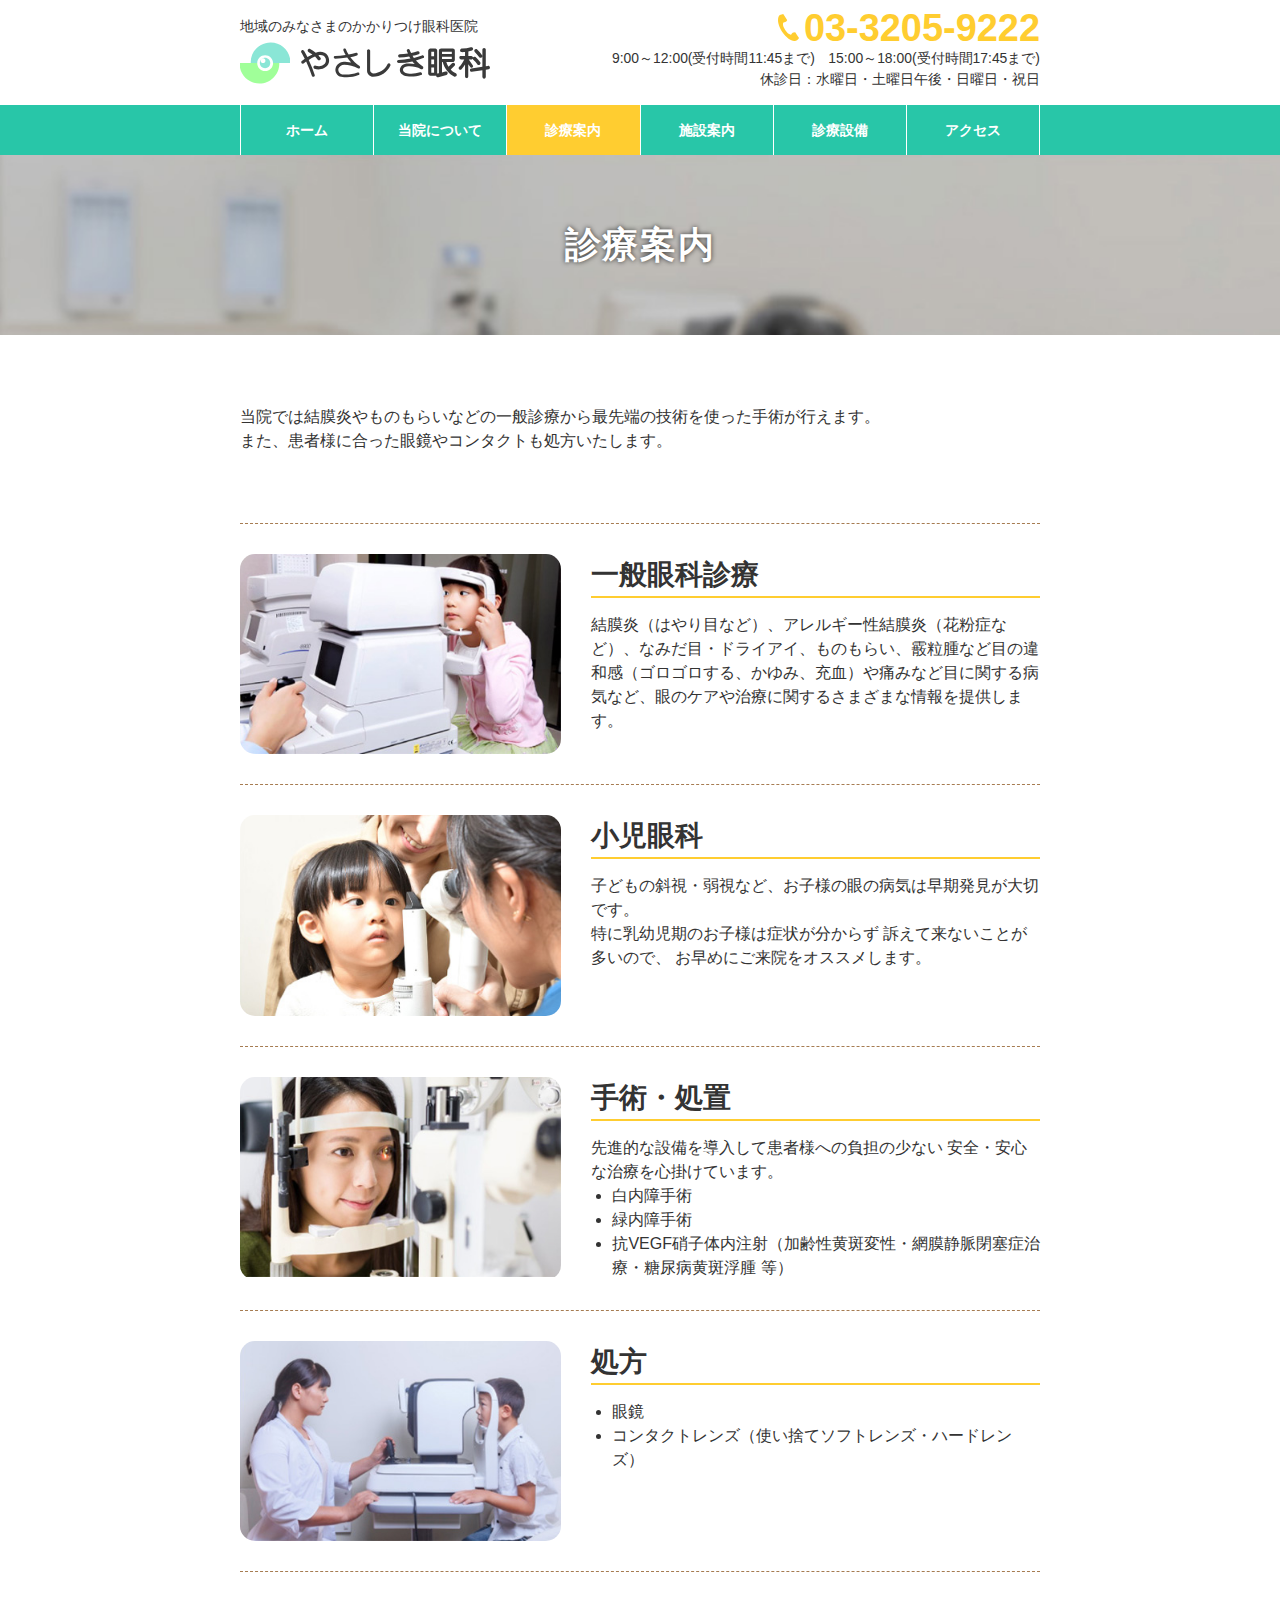
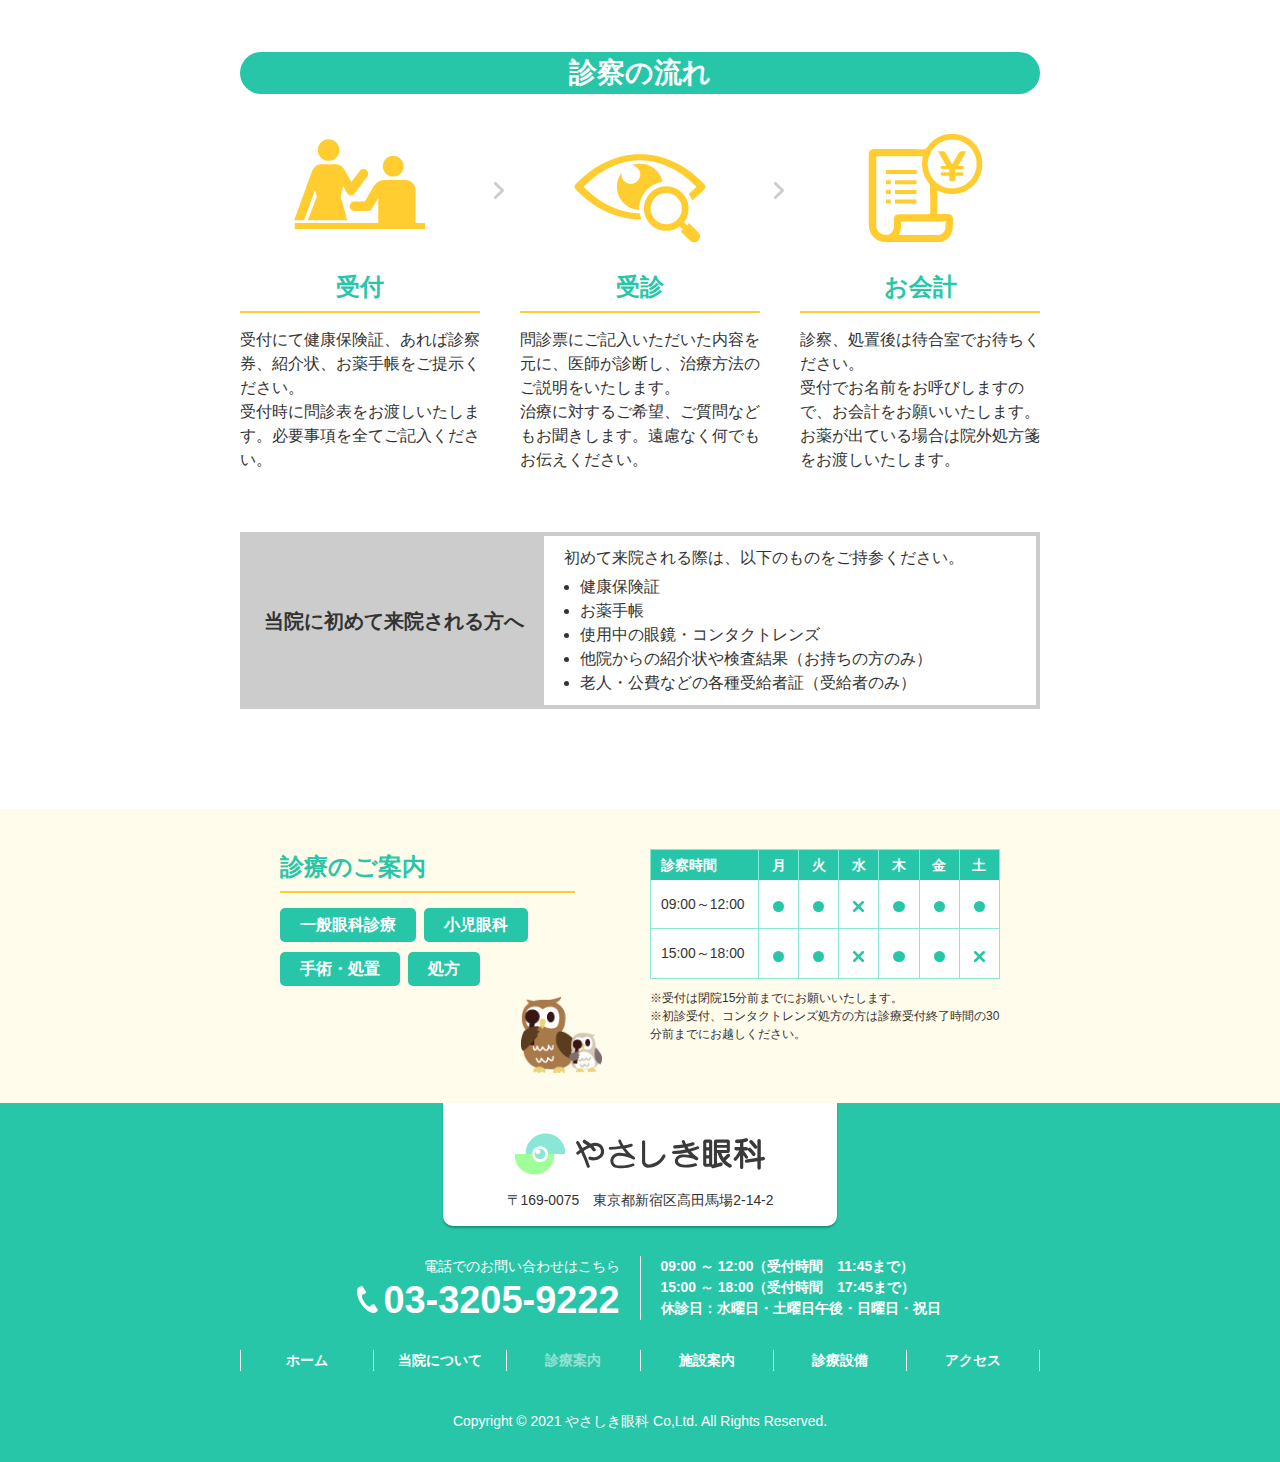
<file: medical/index.html>
<!DOCTYPE html>
<html lang="ja" dir="ltr">

<head>
<meta charset="utf-8">
<meta name="viewport" content="width=device-width">
<meta http-equiv="X-UA-Compatible" content="IE=edge">
<meta name="description" content="やさしき眼科 地域のみなさまのかかりつけ眼科医院">
<meta name="format-detection" content="telephone=no">
<title>診療案内 :: やさしき眼科</title>
<link rel="icon" href="../assets/images/favicon.ico">
<link rel="stylesheet" href="../assets/css/reset.css">
<link rel="stylesheet" href="../assets/css/common.css">
<link rel="stylesheet" href="../assets/css/medical.css">
<script src="../assets/js/jquery-3.6.0.min.js"></script>
<script src="../assets/js/script.js"></script>
</head>
<body id="medical">
<header id="headerTop">
	<div class="inner">
		<div class="headerShopName">
			<h1>地域のみなさまのかかりつけ眼科医院</h1>
			<p class="logo"><a href="../index.html"><img src="../assets/images/logo.svg" alt="やさしき眼科ロゴ"></a></p>
		</div>
		<div class="headerTime clearfix">
			<ul>
				<li class="tel">03-3205-9222</li>
				<li>9:00～12:00(受付時間11:45まで)</li>
                 <li>15:00～18:00(受付時間17:45まで)</li>
                 <li>休診日：水曜日・土曜日午後・日曜日・祝日</li>
         	</ul>
		</div>
	</div>

	<div class="hamburger-menu">
		<input type="checkbox" id="menu-btn-check" value="">
		<label for="menu-btn-check" class="menu-btn open"><span>MENU</span></label>
		<div class="menu-content">
			<nav>
				<ul class="inner">
					<li class="home"><a href="../index.html">ホーム</a></li>
					<li class="about"><a href="../about/index.html">当院について</a></li>
					<li class="medical"><a href="../medical/index.html">診療案内</a></li>
					<li class="facility"><a href="../facility/index.html">施設案内</a></li>
					<li class="machine"><a href="../machine/index.html">診療設備</a></li>
					<li class="access"><a href="../access/index.html">アクセス</a></li>
				</ul>
			</nav>
		</div>
	</div>
</header>

<main>
	<div class="caption">
		<h2>診療案内</h2>
	</div>	
	<div class="inner title">
		<p>当院では結膜炎やものもらいなどの一般診療から最先端の技術を使った手術が行えます。<br>
		また、患者様に合った眼鏡やコンタクトも処方いたします。</p>

		<div class="medicalContents">
			<article>
				<div id="medical1" class="text">
					<h3>一般眼科診療</h3>
					<p>結膜炎（はやり目など）、アレルギー性結膜炎（花粉症など）、なみだ目・ドライアイ、ものもらい、霰粒腫など目の違和感（ゴロゴロする、かゆみ、充血）や痛みなど目に関する病気など、眼のケアや治療に関するさまざまな情報を提供します。</p>
				</div>
				<p class="photo"><img src="../assets/images/medical1.jpg" alt="一般眼科診療"></p>
			</article>
				
			<article>
				<div id="medical2" class="text">
					<h3>小児眼科</h3>
					<p>子どもの斜視・弱視など、お子様の眼の病気は早期発見が大切です。<br>
					特に乳幼児期のお子様は症状が分からず 訴えて来ないことが多いので、 お早めにご来院をオススメします。</p>
				</div>
				<p class="photo"><img src="../assets/images/medical2.jpg" alt="小児眼科"></p>
			</article>
			
			<article>
				<div id="medical3" class="text">
					<h3>手術・処置</h3>
					<p>先進的な設備を導入して患者様への負担の少ない 安全・安心な治療を心掛けています。</p>
					<ul>
						<li>白内障手術</li>
						<li>緑内障手術</li>
						<li>抗VEGF硝子体内注射（加齢性黄斑変性・網膜静脈閉塞症治療・糖尿病黄斑浮腫 等）</li>
					</ul>
				</div>
				<p class="photo"><img src="../assets/images/medical3.jpg" alt="手術・処置"></p>
			</article>

			<article>
				<div id="medical4" class="text">
					<h3>処方</h3>
					<ul>
						<li>眼鏡</li>
						<li>コンタクトレンズ（使い捨てソフトレンズ・ハードレンズ）</li>
					</ul>
				</div>
				<p class="photo"><img src="../assets/images/medical4.jpg" alt="処方"></p>
			</article>
		</div><!--medicalContents-->

		<div class="flowContents">
			<h3>診察の流れ</h3>
			<div class="flow">
				<div>
					<figure><img src="../assets/images/medical_icon1.png" alt="受付"></figure>
					<h4>受付</h4>
					<p>受付にて健康保険証、あれば診察券、紹介状、お薬手帳をご提示ください。<br>
					受付時に問診表をお渡しいたします。必要事項を全てご記入ください。</p>
				</div>
				
				<div>
					<figure><img src="../assets/images/medical_icon2.png" alt="受診"></figure>
					<h4>受診</h4>
					<p>問診票にご記入いただいた内容を元に、医師が診断し、治療方法のご説明をいたします。<br>
					治療に対するご希望、ご質問などもお聞きします。遠慮なく何でもお伝えください。</p>
				</div>
				
				<div>
					<figure><img src="../assets/images/medical_icon3.png" alt="お会計"></figure>
					<h4>お会計</h4>
					<p>診察、処置後は待合室でお待ちください。<br>
					受付でお名前をお呼びしますので、お会計をお願いいたします。<br>
					お薬が出ている場合は院外処方箋をお渡しいたします。</p>
				</div>
			</div><!--.flow-->

			<div class="caution">
				<h5>当院に初めて来院される方へ</h5>
				<div class="text">
					<p>初めて来院される際は、以下のものをご持参ください。</p>
					<ul>
						<li>健康保険証</li>
						<li>お薬手帳</li>
						<li>使用中の眼鏡・コンタクトレンズ</li>
						<li>他院からの紹介状や検査結果（お持ちの方のみ）</li>
						<li>老人・公費などの各種受給者証（受給者のみ）</li>
					</ul>
				</div>
			</div>
		</div>
</div>
</main>

<section class="info">
	<div class="inner">
		<div class="infoMenu">
			<h2>診療のご案内</h2>
			<div>
				<p><a href="../medical/index.html#medical1">一般眼科診療</a></p>
				<p><a href="../medical/index.html#medical2">小児眼科</a></p>
				<p><a href="../medical/index.html#medical3">手術・処置</a></p>
				<p><a href="../medical/index.html#medical4">処方</a></p>
				<p class="character"><img src="../assets/images/character.png" alt="梟のマスコットキャラクター"></p>
				
			</div>
		</div>
		<div class="calendar">
			<table>
				<tr>
					<th>診察時間</th>
					<th>月</th>
					<th>火</th>
					<th>水</th>
					<th>木</th>
					<th>金</th>
					<th>土</th>
				</tr>
		
				<tr>
					<td> 09:00～12:00</td>
					<td><img src="../assets/images/icon_open.svg" alt="診察"></td>
					<td><img src="../assets/images/icon_open.svg" alt="診察"></td>
					<td><img src="../assets/images/icon_close.svg" alt="休診"></td>
					<td><img src="../assets/images/icon_open.svg" alt="診察"></td>
					<td><img src="../assets/images/icon_open.svg" alt="診察"></td>
					<td><img src="../assets/images/icon_open.svg" alt="診察"></td>
				</tr>
				<tr>
					<td>15:00～18:00</td>
					<td><img src="../assets/images/icon_open.svg" alt="診察"></td>
					<td><img src="../assets/images/icon_open.svg" alt="診察"></td>
					<td><img src="../assets/images/icon_close.svg" alt="休診"></td>
					<td><img src="../assets/images/icon_open.svg" alt="診察"></td>
					<td><img src="../assets/images/icon_open.svg" alt="診察"></td>
					<td><img src="../assets/images/icon_close.svg" alt="休診"></td>
				</tr>
			</table>
			<ul>
				<li>※受付は閉院15分前までにお願いいたします。</li>
				<li>※初診受付、コンタクトレンズ処方の方は診療受付終了時間の30分前までにお越しください。</li>
			</ul>
		</div><!-- /.calendar -->
	</div><!-- /.inner -->
</section>

<a href="#headerTop" class="gotop" id="pageTop"><img src="../assets/images/gotop.svg" alt="gotop"></a>

<footer>
	<div class="inner">
		<div>
			<div class="footerLogo"> 
				<p class="logo"><img src="../assets/images/logo.svg" alt="やさしき眼科ロゴ"></p>
				<p>〒169-0075　東京都新宿区高田馬場2-14-2</p>
			</div>
		</div>
		<div class="contact">
			<div>
				<p>電話でのお問い合わせはこちら</p>
				<p class="tel">03-3205-9222</p>
			</div>
			
			<ul>
				<li>09:00 ～ 12:00（受付時間　11:45まで）</li>
				<li>15:00 ～ 18:00（受付時間　17:45まで）</li>
				<li>休診日：水曜日・土曜日午後・日曜日・祝日</li>
			</ul>
		</div>
		<ul class="footerNav">
			<li class="home"><a href="../index.html">ホーム</a></li>
			<li class="about"><a href="../about/index.html">当院について</a></li>
			<li class="medical"><a href="../medical/index.html">診療案内</a></li>
			<li class="facility"><a href="../facility/index.html">施設案内</a></li>
			<li class="machine"><a href="../machine/index.html">診療設備</a></li>
			<li class="access"><a href="../access/index.html">アクセス</a></li>
		</ul>
		<p><small>Copyright &copy; 2021 やさしき眼科 Co,Ltd. All Rights Reserved.</small></p>
	</div>
</footer>

</body>
</html>
</file>
<file: assets/css/common.css>
@charset "utf-8";

html {
	overflow-y: scroll;
}
body {
	line-height: 1.5;
	color: #333;
}
a {
	text-decoration: none;
	color: #fff;
}

img {
	max-width: 100%;
}

h1{
	font-weight: normal;
}

a:hover {
	color: #fff;
}

input,
#menu-btn-check,
.menu-btn {
	display: none;
}


/*カレント----------*/

#home nav .home a,
#about nav .about a,
#medical nav .medical a,
#facility nav .facility a,
#machine nav .machine a,
#access nav .access a {
	background: #ffcd30;
}

#home footer .home a,
#about footer .about a,
#medical footer .medical a,
#facility footer .facility a,
#machine footer .machine a,
#access footer .access a {
	opacity: .5;
}

/*メインビジュアル用--------------------------------------- */
.slider {
	margin-bottom: 80px;
	background: #eee;
}

.slider  .inner {
	position: relative;
	max-width: 1920px;
}

.slider #mainVisual {
	max-width: 1920px;
    margin: 0 auto;
}

.slider #mainVisual li img {
	width: 100%;
}

#mainVisual {
	margin-bottom: 30px;
}








/* 診療時間------------------------- */
.calendar {
	width: 350px;
	border-radius: 5px;
}


.slider .calendar {
	box-shadow: 4px 4px 5px rgba(0, 0, 0, .3);
	position: absolute;
	padding: 10px;
	background-color: #fff;
	right: 15px;
	bottom: 20px;
	min-width: 280px;
}

.slider table {
	background: #fffcec;
}

table {
	min-height: 130px;
	margin-bottom: 10px;
	background-color: #fff;
	font-size: 0.87rem; /*14px相当*/
	width: 100%;
	line-height: 1.2;
	border: 1px solid #8ae6d6;
}

tr:first-child {
	background-color: #28c6a8;
	height: 30px;
	color: #fff;
}

tr:nth-of-type(2) {
	border-bottom: 1px solid #8ae6d6;
}

th {
	text-align: center;
	font-weight: bold;
	width: 3em;
}

th:first-child  {
	text-align: left;
	width: 7em;
	padding: 5px 10px;
}

tr td:first-child {
	text-align: left;
	padding: 5px 10px;
}

td, th {
	text-align: center;
	border-right: 1px solid #8ae6d6;
}

td:last-child, th:last-child {
	border-right: none;
}

td img {
    width: 30%;
}

.calendar  ul {
	font-size: 0.75rem; /*12px相当*/
	text-align: left;
}

/* 全体レイアウト用---------------------------------------*/
.inner {
	width: 100%;
	max-width: 840px;
	margin: 0 auto;
	padding: 0 20px;
	box-sizing: border-box;
}

.contents {
	padding: 20px;
}

/* pc非表示 sp表示------------------- */
.pcHidden {
	display: none; 
}

.spHidden {
	display: block; 
}


/* ----------－共通パーツ--------- */

.tel {
	font-family: Arial, Helvetica, sans-selif;
	font-weight: bold;
	font-size: 2.37rem; /*38px相当*/
	line-height: 1;
	color: #ffcd30; /*footerのcolorだけ別で変更*/
}

.tel::before {
	content: url(../images/icon_tel_orange.svg);
	margin-right: 5px;
	display: inline-block;
	width: 21px;
}

.logo {
	width: 250px;
}

footer {
	color: #fff;
}









/* top以外の共通パーツ（診療のご案内）-------------------- */
.caption {
	background: url(../images/sub_mv_pc.jpg) no-repeat top center;
	background-size: cover;
	max-width: 1920px;
	margin: 0 auto;
}

.caption h2 {
	font-size: 2.25rem; /*36px相当*/
	color: #fff;
	text-align: center;
	text-shadow: 0 0 5px rgba(0, 0, 0, .75);
	line-height: 180px;
	margin-bottom: 70px;
	letter-spacing: 0.1rem;
}

.caption p img {
	width: 100%;
}

.caption p {
	max-width: 1920px;
	margin: 0 auto;
}

.info {
  padding: 40px 0 60px 0;
  background: #fffcec;
}

.info .inner {
  display: flex;
}

.info .inner > div {
  width: 40%;
}

.info .infoMenu {
  margin: 0 50px 0 40px;
}

.character {
	position: absolute;
	left: calc(100% - 80px);
	top: 100%;
	width: 82px;
	height: 88px;
}

.info h2 {
  font-size: 1.5rem;
  color: #28c6a8;
  border-bottom: 2px solid #ffcd30;
  margin-bottom: 15px;
  margin-right: 25px;
	padding-bottom: 6px;
}

.infoMenu h2 + div {
	position: relative;
}

.info div a {
  display: inline-block;
  background: #28c6a8;
  padding: 5px 20px;
  border-radius: 5px;
}

.info h2 + div {
  display: flex;
  flex-wrap: wrap;
}

.info h2 + div p {
  margin: 0 8px 10px 0;
	font-weight: bold;
}

.info .calendar table {
  width: 350px;
}

.info .calendar ul {
  width: 350px;
}

/*header---------------------------------------- */
header {
	padding-top: 10px ;
	background: #fff;
	font-size: 0.87rem; /*14px相当*/
}

header .inner {
	display: flex;
	justify-content: space-between;
	align-items: center;
}

header .inner .headerShopName h1{
	margin-bottom: 5px;
}

header .headerTime ul {
	text-align: right;
	width: 428px;
}

header .headerTime ul li:nth-of-type(2) {
	float: left;
}

header .headerTime ul:nth-of-type(2) {
	display: flex;
}

header .headerTime ul:nth-of-type(2) li + li {
	margin-left: 20px;
}

/*nav---------------------------------------- */
nav {
	background: #28c6a8;
	margin-top: 15px;
}

nav ul {
	display: flex;
	text-align: center;
}

nav li {
	width: calc(100%/6);
	border-right: 1px solid #fff;
}

nav li:first-child {
	border-left: 1px solid #fff;
}

nav ul li a {
	display: block;
	line-height: 50px;
	position: relative;
	font-weight: bold;
}

nav ul li a:hover {
	background: #ffcd30;
}

/* gotop-------------------------------------------------- */
.gotop {
	width: 50px;
	height: 50px;
	border-radius: 25px;
	background: #ffffff;
	text-align: center;
	position: fixed;
    bottom: 100px;
    right: 30px;
}

.gotop img {
	width: 50%;
	margin-top: 15px;
}

/* scroll-------------------------------------------------- */

#pageTop {
    position: fixed;
    bottom: 20px;
    right: 20px;
    font-size: 77%;
		box-shadow: 0 0 5px rgba(0, 0, 0, .5);
}
#pageTop a {
    background: #666;
    text-decoration: none;
    color: #fff;
    width: 100px;
    padding: 30px 0;
    text-align: center;
    display: block;
    border-radius: 5px;
	
}
#pageTop a:hover {
    text-decoration: none;
    background: #999;
}




/* footer-------------------------------------------------- */
footer {
	padding-bottom: 30px;
	background: #28c6a8;
	font-size: 0.87rem; /*14px相当*/
}

footer .inner .logo {
	margin: 0 auto;
}

footer .logo + p,
.footerNav + p {
	text-align: center;
}

footer .logo + p {
	margin-bottom: 30px;
	color: #333;
}

footer .inner div:nth-of-type(1) {
	text-align: center;
}

.footerLogo {
	background: #fff;
	display: inline-block;
	border-radius: 0 0 10px 10px;
	margin-bottom: 30px;
	padding: 30px 8% 0;
	box-shadow: 0 2px 2px rgb(20, 150, 125);
}

.footerLogo p + p {
	margin: 15px 0;
}

footer .inner .contact {
	display: flex;
	justify-content: center; 
	margin-bottom: 30px;
}

footer .inner .contact div {
	border-right: 1px solid #fff;
	padding: 0 20px;
	width: 50%;
	text-align: right;
}

footer .inner .contact div p:first-child {
	margin-bottom: 5px;
}

footer .inner .contact .tel {
	color: #fff;
}

footer .inner .contact .tel:before {
	content: url(../images/icon_tel_white.svg);
	display:inline-block;
	width: 21px;
}

footer .inner .contact ul {
	padding: 0 20px;
	width: 50%;
}

footer .inner .contact ul li {
	font-weight: bold;
}

footer .footerNav {
	display:  flex;
	justify-content: space-between; 
	margin-bottom: 40px;
}

footer .footerNav li {
	border-left: 1px solid #fff;
	width: calc(100%/6);
	text-align: center;
}

footer .footerNav li a {
	font-weight: bold;
}

footer .footerNav li:last-child {
	border-right: 1px solid #fff;
}

footer .footerNav li a {
	display: block;
}

footer .footerNav li a:hover {
	opacity: .5;
}

#check , #open {
	display: none;
}






/*コンテンツ幅より狭い用----------------------------------------------------------------------------------------------------------------*/
@media screen and (max-width: 767px){


	.inner {
		width: calc(100% - 40px);
	}
	
	.headerTime {
		display: none;
	}

	/* 共通パーツ------------------------- */
	.pcHidden {
		display: block; 
	}

	.spHidden {
		display: none; 
	}

	.slider {
		margin-bottom: 10px;
	}
	
	.slider .calendar {
		width: 40%;
		box-shadow: none;
		min-height: 130px;
	}
	
	.slider .calendar th:first-child {
		width: 6em;
		padding: 5px;
	}

	.logo {
		width: 200px;
	}

	/* top以外の共通パーツ（診療のご案内）-------------------- */
	.caption {
		background: url(../images/sub_mv_sp.jpg) no-repeat top center;
		background-size: cover;
		max-width: 767px;
		margin: 0 auto;
		/* line-height: 359px; */
	}
	
	.caption h2 {
		font-size: 1.875rem;
		margin-bottom: 40px;
	}

	.info {
		padding: 35px 0 40px 0;
	}
	
  .info .inner {
    flex-direction: column;
    align-items: center;
  }

  .info .inner > div {
    width: 100%;
  }

  .info h2 {
    margin-right: 0;
    text-align: center;
  }

  .info .calendar table {
    width: 100%;
  }

  .info .calendar ul {
    width: 100%;
  }

  .info .inner div:first-child {
    margin-bottom: 100px;
  }


/*バーガーメニュー--------------------------------------- */
#menu-btn-check,
.menu-btn {
	display: block;
}

.hamburger-menu {
	position: relative;
	top: 16px;
}

.menu-btn { /*ボタンスタイル*/
	position: fixed;
	top: 28px;
	right: 30px;
	height: 50px;
	width: 40px;
	z-index: 2;
	/* opacity: 0; */
	position: absolute;
	top: -60px;
	right: 20px;
}

.menu-btn:before, 
.menu-btn:after { /*ハンバーガーの線*/
	content: "";
	width: 43px;
	height: 4px;
	background: #28c6a8;
	display: block;
	position: absolute;
}

.menu-btn:after{/*上の線*/
	top: -5px;
	transition: all .3s;
}

.menu-btn:before {/*下の線*/
	top: 20px;
	transition: all .2s;
}

.menu-btn span {
	padding-top: 27px;
	transition: all .3s;
	color: #28c6a8;
}

.menu-btn span:before {/*真ん中の線*/
	content: "";
	width: 43px;
	height: 4px;
	background: #28c6a8;
	display: block;
	position: absolute;
	top: 7px;
	transition: all .3s;
}

#menu-btn-check {
	display: none;
}

.menu-content {
	display: flex;
	flex-direction: column-reverse;
	justify-content: flex-end;
	width: 70%;
	height: 100%;
	position: fixed;
	top: 0;
	left: 100%;
	z-index: 1;
	background-color: #28c6a8;
	transition: all 0.5s;/*アニメーション設定*/
}

.menu-btn span {
	position: absolute;
	top: 0;
}

/* ハンバーガー クリックされた時のアクション */
#menu-btn-check:checked ~ .menu-content {
	left: 30%;
	padding-top: 84.53px;
}

#menu-btn-check ~ .menu-content {
	padding-top: 84.53px;
}

.active span {
	opacity: 0;
}

.active .menu-btn:after {/*上の線*/
	transform: translateY(15px) rotate(45deg);
	background: #fff;
}

.active .menu-btn:before {/*下の線*/
	transform: translateY(-9px) rotate(-45deg);
	background: #fff;
}

.active .menu-btn span:before {/*真ん中の線*/
	opacity: 0;
}
.active {
	position: fixed;
	right: 0px;
	top: 86px;
	z-index: 50;
}

/*中身--------------------------------------- */
	header {
		padding-bottom: 15px;
	}

	header .inner {
		display: block;
	}

	header .menu-content .inner {
		width: 100%;
	}

	nav .inner {
		flex-direction: column;
	}

	nav {
		margin-top: 0;
	}

	nav ul {
		text-align: left;
	}	
	
	nav ul li {
		border-bottom: solid 1px #ffffff;
		border-right: none;
		width: 100%;
	}

	nav li:first-child {
		border-left: none;
		border-top: solid 1px #ffffff;
	}

	nav ul li a {
		padding-left: 1em;
	}

	nav ul li a::before {
		content: "";
		width: 7px;
		height: 7px;
		border-top: solid 2px #fff;
		border-right: solid 2px #fff;
		transform: rotate(45deg);
		position: absolute;
		right: 40px;
		top: 20px;
	}

	.headerTime {
		position: static;
		flex-direction: column-reverse;
		text-align: center;
	}
	
	.headerTime ul:nth-of-type(1) {
		flex-direction: column;
	}
	
	header .headerTime ul:nth-of-type(1) li + li {
	margin-left: 0px;
	}

	.tel {
		margin-bottom: 10px;
	}


/*SP端末用------------------------------------------------------------------------------------------------------------------*/

	
	.slider #mainVisual {
		margin-bottom: 30px;
	}
	
	.inner {
		padding: 0;
	}

	
	/* ----------header---------- */
	header .inner .headerShopName h1{
		margin-bottom: 5px;
	}

	/* ----------footer---------- */
	footer .inner .contact {
		display: flex;
		flex-direction: column; 
	}

	footer .inner .contact div {
		border-right: none;
		border-bottom: 1px solid #fff;
		width: 100%;
		text-align: center;
		padding: 0 0 10px 0;
	}

	footer .inner .contact ul {
		padding: 10px 0;
		width: 100%;
		max-width: 320px;
		margin: 0 auto;
	}

	footer .footerNav {
		flex-direction: column;
		width: 80%;
		margin: 0 auto 30px;
	}

	footer .footerNav li {
		border-left: 0;
		border-top: 1px solid #fff;
		width: 100%;
	}

	footer .footerNav li:last-child {
		border-right: 0;
		border-bottom: 1px solid #fff;
	}

	footer .footerNav li a {
		line-height: 4;
	}


}
</file>
<file: assets/css/top.css>
@charset "utf-8";




/*section/doctorabout-------------------- */
.doctorAbout {
	margin-bottom: 80px;
}

.doctorAbout .inner {
	display: flex;
	flex-direction: row-reverse;
	justify-content: space-between;
}

.doctorAbout h2,
.topics h2 {
	font-size: 1.65rem;  /*26px相当*/
	font-feature-settings: "palt";
	margin-bottom: 40px;
	color: #28c6a8;
}

.doctorAbout h2 span {
	font-size: 2.25rem;
	color: #28c6a8;
}

.aboutText {
	max-width: 490px;
    width: 100%;
}

.aboutText + p {
	margin-right: 40px;
    max-width: 360px;
    width: 100%;
} 

.aboutText p:nth-of-type(1),
.aboutText p:nth-of-type(2) {
	padding-bottom: 1rem;
}

.doctorAbout img {
	box-shadow: 10px 10px rgba( 255, 205, 48, .5);
	border-radius: 15px;
}

.button::after {
	/* content: url(../images/top_about_icon_arrow.svg); */
}

.button {
	text-align: right;
	font-weight: bold;
	font-size: 1.125rem; /* 18px相当 */
	margin-top: 40px;
}

.button a {
	display: inline-block;
	padding: 0 50px;
	background: #28c6a8; 
	border-radius: 10px;
	line-height: 3.1rem;
}

.button a:hover {
	background: #ffcd30;
}

.button a::after {
	content: url(../images/top_about_icon_arrow.svg);/*---------ボタンの矢印*/
	display: inline-block;
	width: 10px;
	padding-left: 15px;
}

/* section/topics-------------------- */
.topics {
	background: #fffcec;
	padding: 60px 0 80px;
	position: relative;
	
}
.topics .inner {
	max-width: 800px;
}
.topics h2 {
	text-align: center;
	margin-bottom: 25px;
	letter-spacing: 0.5rem;
	position: relative;
}

.topics h2:after {
	content: "";
	display: inline-block;
	width: 40px;
	height: 4px;
	background: #ffcd30;
	position: absolute;
	left: calc(50% - 20px);
	bottom: -15%;
}

.topics dl {
	letter-spacing: 0.1rem;
}

.topics dl div {
	display: flex;
	padding: 10px ;
	border-top: 1px dotted #a67c52;
}

.topics dl div:last-child {
	border-bottom: 1px dotted #a67c52;
}

.topics dt {
	width: 10em;
	font-weight: bold; 
	color: #28c6a8;
}

.topics dd {
	width: 100%;
}

.topics ul {
	list-style: disc;
	padding-left: 1em;
}

/* ----------section/menu---------- */

.menu {
	display: flex;
	justify-content: space-between;
	align-items: center;
	background: #fff;
	padding: 60px 20px;
}

.medicalMenu,
.facilityMenu {
	position: relative;
	/* display: inline-block; */
}

.medicalMenu > div,
.facilityMenu > div {
	display: inline-block;
}

.menu h2 {
	font-size: 1.875rem;
	position: absolute;
	top: 50%;
	left: 50%;
	transform: translate( -50%, -50%);
	color: #fff;
	text-shadow: 1px 1px 4px #066654;
	z-index: 1;
}

.menu p {
	display: inline-block;
	line-height: 0;
}

.menu p a {
	border-radius: 10px;
	overflow: hidden;
	display: inline-block;
}

.menu a:hover img {
	transform: scale(1.1);
}

.menu section {
	width: 48%;
}

.menu img {
	border-radius: 10px;
	transition: all .2s;
	color: #111;
}

/* .menu {
	background: #fff;
	padding: 60px 0;
}
.menu .inner {
	display: flex;
	justify-content: space-between;
	align-items: center;
}

.menu .inner div {
	position: relative;
	width: 48%;
}

.menu h2 {
	font-size: 1.875rem;
	position: absolute;
	top: 50%;
	left: 50%;
	transform: translate( -50%, -50%);
	color: #fff;
	text-shadow: 1px 1px 4px #066654;
	z-index: 1;
}

.menu p a:last-child {
	border-radius: 10px;
	overflow: hidden;
	display: inline-block;
}

.menu p:last-child {
	line-height: 0;
}

.menu img {
	border-radius: 10px;
	transition: all .2s;
	color: #111;
}

.menu a {
	display: block;
}
.menu a:hover img {
	transform: scale(1.1);
} */

/* topのaccessと下層のaccess共通-------------------- */
.accessInfo {
	background: #fffcec;
	padding: 85px 0 120px;
}

.accessInfo .inner {
	display: flex;
	justify-content: space-between;
	max-width: 800px;
}

.accessInfo .address {
	width: 50%;
	min-width: 250px;
}

.accessInfo h2 {
	font-size: 1.5rem; /*24px相当*/
	letter-spacing: 0.1rem;
	padding-bottom: 5px;
	color: #28c6a8;
}

.accessInfo dl div {
	display: flex;
	padding: 10px 0;
	border-top: 1px dotted #a67c52;
}

.accessInfo dl dt {
	min-width: 5em;
	font-weight: bold;
}

.accessInfo .map {
	margin-left: 40px;
}

.accessInfo .map img {
	border-radius: 10px;
	box-shadow: 5px 5px 5px rgba(229, 228, 181, .5);
}






/* footer-------------------- */
footer .footerNav li:nth-of-type(1) a {
	opacity: .5;
}


/*コンテンツ幅より狭い用------------------------------------------------------------*/
@media screen and (max-width: 767px){
	/*.slider #slide {
		min-height: 450px;
	}

	.slider #slide li img {
		height: calc(100vh - 230px);
		object-fit: cover;
	}*/
	


	.slider table {
		min-height: 0px;
	}
	
	

/*タブレット端末以下------------------------------------------------------------*/

	/*メインビジュアル-----------------------------------------------*/
	.slider {
		margin-bottom: 15px;
		background: #ffffff; 
	}

	.slider  #slide {
		margin-bottom: 30px;
	}

	.slider .calendar {
		width: 100%;
		position: static;
		padding: 0;
		background-color: transparent;
	}

	.slider .calendar table {
		min-height: 130px;
	}

	th:first-child {
    text-align: left;
    width: 7em;
    padding: 5px 10px;
	}

	/*doctorabout-----------------------------------------------*/
	.doctorAbout .inner {
		flex-direction: column-reverse;
		align-items: center;
	}

	.doctorAbout h2 {
		letter-spacing: 0;
		margin-bottom: 30px;
	}
	
	.doctorAbout img {
		margin-right: 0;
		box-shadow: none;
	}

	.aboutText + p {
		margin-right: 0;
		margin-bottom: 40px;
	} 
	
	.button {
		text-align: center;
		margin-right: 0;
	}

	.button a {
		display: block;
	}
	

	/* section/topics-------------------- */
	.topics dl div{
		flex-direction: column;
	}

	.topics dt {
		margin-bottom: 5px;
	}
	/* ----------section/menu---------- */
	
	.menu {
		flex-direction: column;
		padding: 50px 0 15px 0;
	}

	.menu section {
		margin-bottom: 30px;
		width: 100%;
		text-align: center;
		display: inline;
	}
	
	
	/* .menu {
		text-align:center;
	}

	.menu .inner {
		justify-content: space-between;
		flex-direction: column;
	}

	.menu .inner div {
		margin-bottom: 30px;
		width: 100%;
	} */

			/* ----------section/accessinfo---------- */
	.accessInfo {
		padding: 40px 0 70px;
	}

	.accessInfo .inner {
		flex-direction: column;
	}
	
	.accessInfo .address {
		width: 100%;
	}

	.accessInfo h2 {
		text-align: center;
		padding-bottom: 15px;
	}

	.address dl {
		margin-bottom: 20px;
	}

	.accessInfo .calendar {
		margin-bottom: 30px;
	}

	.accessInfo .map {
		margin-left: 0;
		text-align: center;
	}

	.accessInfo .address .calendar {
		width: 100%;
	}

}
</file>
<file: assets/css/about.css>
@charset "utf-8";

.introduction {
  margin-bottom: 100px;
}

.introduction .inner > p {
  margin-bottom: 70px;
}

.introduction .greet {
  display: flex;
  gap: 70px;
  margin-bottom: 40px;
}

.introduction .greet div:nth-of-type(1) {
  width: 50%;
}



.introduction h3 {
  font-size: 2.25rem; /*36px相当*/
  color: #28c6a8;
  border-left: 6px solid #ffcd30;
  padding-left: 14px;
  margin-bottom: 30px;
}

.introduction .greet img {
  border-radius: 10px;
}


/* 院長紹介---------- */

.profile {
  display: flex;
}

.profile dt,
.profile + dl dt {
  color: #28c6a8;
  font-weight: bold;
}

.profile > dl {
  width: 50%;
}

.profile dl + div {
  width: 50%;
}

.profile dl + div dl {
  display: flex;
}

.profile > dl { /* 左の枠*/
  display: flex;
  border: 1px solid #28c6a8;
}

.profile dt,
.profile dd {
  padding: 10px;
}

.profile > div {
  border: 1px solid #28c6a8; /*右の枠*/
  border-left: none;
} 

.profile > div dl:last-child dd,
.profile > div dl:last-child dt {
  border-bottom: none;
}

.profile > div dt,
.profile > div dd {
  border-bottom: 1px solid #28c6a8;
  
}

.profile dl dt {
  width: 20%;
}

.profile dl dd {
  width: 80%;
}

.profile + dl {
  border: 1px solid #28c6a8; /*下の枠*/
  border-top: none;
}

.profile + dl {
  display: flex;
}

.profile + dl dt,
.profile + dl dd {
  padding: 10px;
}

.profile + dl dt {
  width: 30%;
}

.profile + dl dd  {
    width: 70%;
    padding-right: 35px;
}




@media screen and (max-width: 767px){

  .introduction .inner > p {
    margin-bottom: 40px;
  }

  .introduction .greet {
    flex-direction: column;
    align-items: center;
    gap: 0;
  }

  .greet > p {
    margin-bottom: 40px;
  }

  .introduction h3 {
    border-left: none;
    text-align: center;
    position: relative;
    font-size: 1.875rem;
  }

  .introduction h3::after {
    content: "";
    display: inline-block;
    width: 50px;
    height: 4px;
    background: #ffcd30;
    position: absolute;
    left: calc(50% - 20px);
    bottom: -15%;
  }

  .introduction .greet div:nth-of-type(1) {
    width: 100%;
  }

  .profile,
  .profile > dl,
  .profile dl + div dl,
  .profile + dl {
    flex-direction: column;
  }
  
  .profile + dl,
  .profile > dl,
  .profile dl + div { 
    width: 100%;
  }

  .profile dl + div {
    border: 1px solid #28c6a8;
    border-top: none;
  }

  .profile dl dt,
  .profile dl dd,
  .profile + dl dt,
  .profile + dl dd {
    width: 100%;
    box-sizing: border-box;
  }

  .profile > div dt,
  .profile > div dd {
    border: none;
  }
  
  .profile + dl dd  {
    padding-right: 10px;
  }

  .profile dd,
  .profile + dl dd {
    padding: 0 10px 10px;
  }

  .profile > div dl {
    border-bottom: 1px solid #28c6a8;
  }

  .profile > div dl:nth-of-type(3) {
    border-bottom: none;
  }
}
</file>
<file: assets/css/access.css>
@charset "utf-8";

.addressPage {
	margin-bottom: 100px;
}

.addressPage p:first-child {
	margin-bottom: 70px;
}

.addressPage p:nth-of-type(2) {
	margin-bottom: 70px;
}

.addressPage p:nth-of-type(2) img {
	border-radius: 10px;
}

.accessMap {
	display: flex;
}

.accessMap > div {
	width: 50%;
}

.accessMap p {
	width: 50%;
}

.accessMap dl dt,
.accessMap dl dd {
	padding: 10px 0 10px;
}

.accessMap dl dd {
	border-top: 1px dotted #A67C52;
}

.accessMap dl div:last-child {
	border-bottom: 1px dotted #A67C52;
}

.accessMap h2 {
	font-size: 1.5rem; /*24px相当*/
	color: #28c6a8;
	/* margin-bottom: 10px; */
}

.accessMap dl dt {
	float: left;
	width: 24%;
	font-weight: bold;
}

.accessMap > p {
	margin-left: 60px;
}

.accessMap > p img {
	border-radius: 10px;
	box-shadow: 5px 5px 5px rgba(229, 228, 181, .5);
}


.info {
	clear: both;
}

@media screen and (max-width: 767px) {

	.accessMap dl dt {
		/* float: none; */
		width: 5em;
	}

	.addressPage p:first-child {
		margin-bottom: 40px;
	}

	.addressPage p:nth-of-type(2) {
		margin-bottom: 40px;
	}

	.addressPage p:nth-of-type(2) {
		text-align: center;
	}

	.accessMap {
		flex-direction: column;
		align-items: center;
	}

	.accessMap > div {
		width: 100%;
	}
	
	.accessMap p {
		width: 100%;
		text-align: center;
	}

	.accessMap dl dd {
		margin-right: 0;
	}

	.accessMap h2 {
		color: #28c6a8;
		text-align: center;
	}

	.accessMap dl {
		margin-bottom: 40px;
	}

	.accessMap > p {
		margin-left: 0;
	}

	.addressPage {
		margin-bottom: 85px;
	}


}
</file>
<file: assets/css/facility.css>
@charset "UTF-8";

main section:first-child {
	margin-bottom: 100px;
} 

.infoarea > p {
	margin-bottom: 70px;
}

.infoarea #contents {
	margin-bottom: 70px;
}

.infoarea #contents img {
	max-width: 100%;
	border-radius: 15px;
}

.infoarea #contents p:nth-of-type(1) {
	text-align: center;
}

.infoarea .i_line {
	text-align: center;
	margin: 0px 0 20px 0;
	padding-bottom: 10px;
	border-bottom: 2px solid #ffcd30;
	font-size: 1.75rem; /*28px相当*/
	font-weight: bold;
}

.infoarea .resize {
	display: flex;
	flex-wrap: wrap;
	justify-content: center;
	align-items: center;
	gap: 20px;
	margin-bottom: 40px;
}

.infoarea .resize li {
	text-align: center;
}

.infoarea .resize li p {
	margin: 5px 0 20px 0;
	font-weight: bold;
}

.infoarea .resize img {
	border-radius: 10px;
	max-width: 100%;
	width: 140px;
	height: 140px;
	object-fit: cover;
}

.infoarea .resize + p {
	text-align: right;
	font-size: 0.875rem; /*14px相当*/
	color: #666;
}

#tab1 p:last-child,
#tab2 p:last-child,
#tab3 p:last-child,
#tab4 p:last-child,
#tab5  p:last-child{
	min-height: 50px;
}

#tab1 p img,
#tab2 p img,
#tab3 p img,
#tab4 p img,
#tab5  p img {
	margin-bottom: 30px;
}


@media screen and (max-width: 767px) {
	.infoarea .resize {
		flex-wrap: wrap;
	}
/* 
	.infoarea .resize img {
		width: 110px;
		height: 110px;
	} */

}
</file>
<file: assets/css/machine.css>
@charset "utf-8";

/* 診療設備-------------------- */
.machineitem {
  margin-bottom: 70px;
}

.machineitem .inner > p {
  margin-bottom: 60px;
}

.machineitem .items {
  display: flex;
  flex-wrap: wrap;
  justify-content: space-between;
}

.machineitem .items div {
  width: 47%;
  box-shadow: 0 0 5px rgba(0, 0, 0, .15);
  border-radius: 10px;
  margin-bottom: 45px;
  padding-bottom: 25px;
}

.machineitem .items div img {
  border-radius: 10px 10px 0 0;
}

.machineitem h3 {
  font-size: 1.5rem; /*24px相当*/
  padding: 0 0 10px 0px;
  margin: 0 15px 10px;
  border-bottom: 2px solid #ffcd30;
}

.machineitem .items div p:nth-of-type(1) {
  margin: 0 15px;
}

.machineitem figure {
  text-align: center;
  line-height: 1;
  margin-bottom: 25px;
}





@media screen and (max-width: 767px) {

  .machineitem .inner > p {
    padding-left: 0;
    margin-bottom: 40px;
  }

  .machineitem .items div {
    width: 100%;
    margin-bottom: 30px;
    /* min-height: 480px; */
  }

  .machineitem figure {
    margin-bottom: 20px;
  }

  .machineitem .items div img {
    text-align: center;
    width: 100%;
  }







}
</file>
<file: assets/css/medical.css>
@charset "utf-8";

.title > p {
		margin-bottom: 70px;
	}


/*診療案内--------------------------------------*/
.medicalContents{
	margin-bottom: 80px;
}

article {
	display: flex;
	flex-direction: row-reverse;
	justify-content: space-between;
	border-bottom: 1px dashed #a67c52;
	padding: 30px 0;
}

article:first-child {
	border-top: 1px dashed #a67c52;
}

article .text {
	width: 70%;
}

article .text h3 {
	font-weight: bold;
	font-size: 1.75rem;/*28px相当*/
	border-bottom: 2px solid #ffcd30;
	margin-bottom: 15px;
}

article .text ul {
	list-style: disc;
	padding-left: 1.35em;
}

article .photo {
	width: 400px;
	border-radius: 15px;
	overflow: hidden;
	margin-right: 30px;
}

/*診療の流れ--------------------------------------*/
.flowContents h3 {
	background: #28c6a8;
	font-weight: bold;
	font-size: 1.75rem;/*28px相当*/
	border-radius: 25px;
	text-align: center;
	color: #fff;
	margin-bottom: 15px;

}

.flowContents .flow {
	display: flex;
	justify-content: space-between;
	margin-bottom: 60px;
}

.flowContents .flow > div {
	width: 30%;
	text-align: center;
	position: relative;
}

.flowContents .flow > div:nth-of-type(1)::after,
.flowContents .flow > div:nth-of-type(2)::after {
	content: "";
	background: url(../images/medical_arrow.svg) no-repeat;
	width: 10px;
	height: 20px;
	position: absolute;
	top: 20%;
	right: -10%;
}

.flowContents .flow h4 {
	font-weight: bold;
	font-size: 1.5rem;/*24px相当*/
	color: #28c6a8;
	border-bottom: 2px solid #ffcd30;
	margin-bottom: 15px;
	padding-bottom: 6px;
}

.flowContents .flow div p {
	text-align: left;
}

/*初めて来院の方-------------------------------------*/
.flowContents .caution {
	display: flex;
	border: 4px solid #ccc;
	margin-bottom: 100px;
}

.flowContents .caution h5 {
	background: #ccc;
	font-size: 1.25rem; /*20px相当*/
	padding: 10px 20px;
	display: flex;
	align-items: center;
}

.flowContents .caution .text {
	padding: 10px 20px;
}

.flowContents .caution .text ul {
	list-style: disc;
	padding-left: 1em;
	margin-top: 5px;
}

/*タブレット以下での表示--------------------------------------*/
@media screen and (max-width: 767px){

	.title > p {
		margin-bottom: 40px;
	}

	/*診療案内--------------------------------------*/
	article {
		flex-direction: column-reverse;
		align-items: center;
	}

	article .text {
		width: 100%;
	}

	article .text h3 {
		font-size: 1.5rem;/*24px相当*/
		margin-bottom: 25px;
	}

	article .photo {
		width: 100%;
		max-width: 500px;
		margin: 0 0 25px 0 ;
	}
	
	article .photo img {
		width: 100%;
	}
	/*診療の流れ--------------------------------------*/
	.flowContents h3 {
		font-size: 1.5rem;/*24px相当*/
		margin-bottom: 0;
	}

	.flowContents .flow {
		flex-direction: column;
		margin-bottom: 50px;
	}

	.flowContents .flow > div {
		width: 100%;
		margin-bottom: 30px;
	}

	.flowContents .flow > div:nth-of-type(1)::after,
	.flowContents .flow > div:nth-of-type(2)::after {
		top: auto;
		right: 50%;
		transform: rotate(0.25turn);
		margin: 20px 0;
	}

	.flowContents .flow h4 {
		margin-bottom: 15px;
	}

	/*初めて来院の方-------------------------------------*/
	.flowContents .caution {
		flex-direction: column;
		margin-bottom: 85px;
	}
}
</file>
